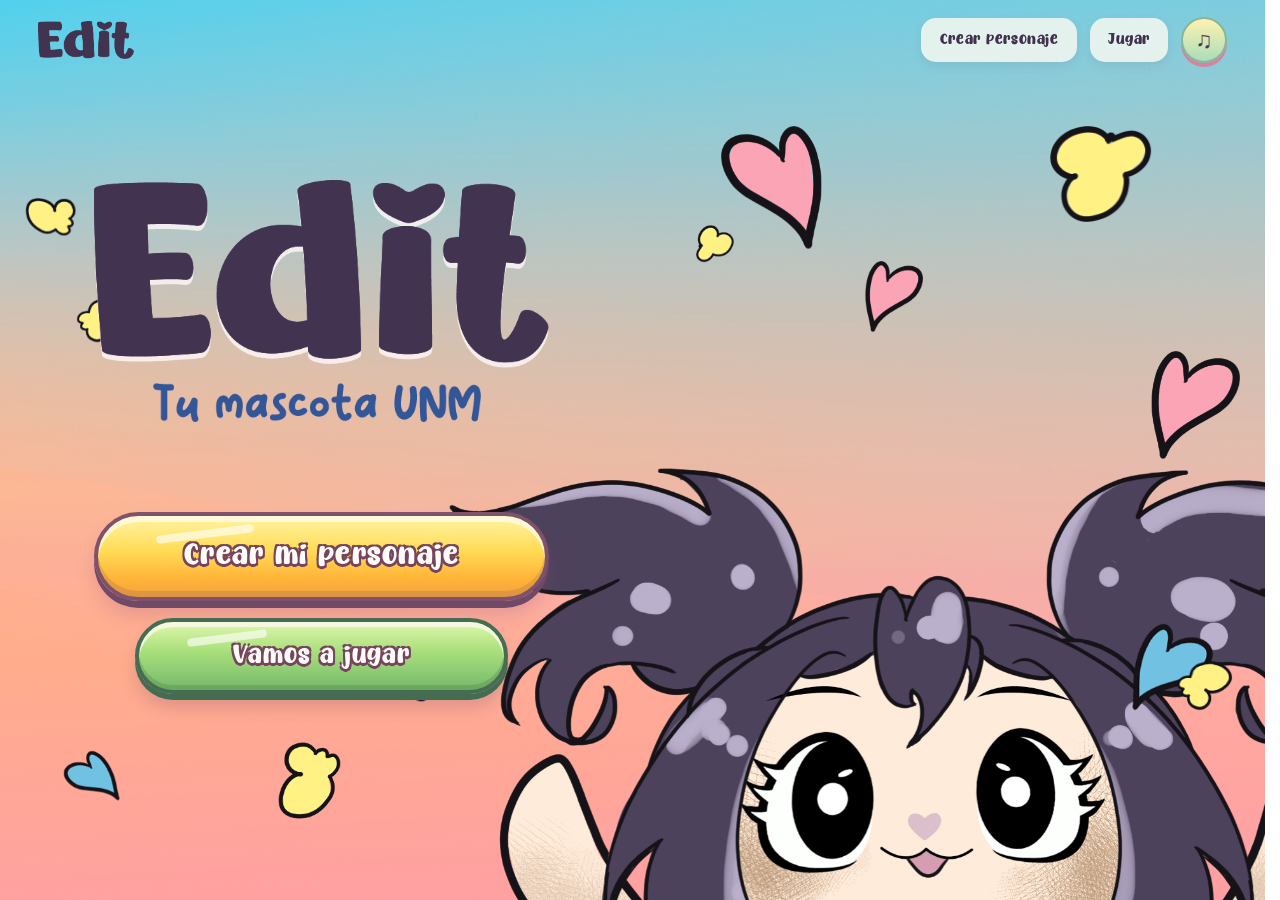
<file: index.html>
<!doctype html>
<html lang="es" class="html-portada">
<head>
  <script>
    if (window === window.top) {
      const pagina = location.pathname.split('/').pop() || 'index.html';
      location.replace('app.html?pagina=' + encodeURIComponent(pagina + location.search));
    }
  </script>

  <meta charset="utf-8">
  <meta name="viewport" content="width=device-width,initial-scale=1">
  <meta name="theme-color" content="#70C1E1">
  <title>EDIT · Tu mascota UNM</title>
  <link rel="stylesheet" href="css/styles.css">
</head>
<body class="pagina-portada">
  <header class="encabezado encabezado-portada">
    <a href="index.html" class="logo" aria-label="EDIT, inicio"><img src="img/portada/capas/edit 1.png" alt="EDIT"></a>
    <nav class="navegacion" aria-label="Navegación principal">
      <a href="personaje.html">Crear personaje</a>
      <a href="personaje.html" data-ruta-mascota>Jugar</a>
    </nav>
  </header>
  <main class="portada" id="inicio">
    <img class="portada-fondo" src="img/portada/capas/fondo.png" alt="" aria-hidden="true">
    <img class="portada-mascota capa-entrada" style="--demora:.27s" src="img/portada/capas/mascota portada.png" alt="" draggable="false" aria-hidden="true">
    <div class="portada-decoraciones" aria-hidden="true">
      <img class="deco-portada deco-corazon capa-entrada" style="--demora:.24s" src="img/portada/capas/deco 5.png" alt="">
      <img class="deco-portada deco-amarillo capa-entrada" style="--demora:.39s" src="img/portada/capas/deco 7.png" alt="">
      <img class="deco-portada deco-celeste capa-entrada" style="--demora:.47s" src="img/portada/capas/deco 9.png" alt="">
      <img class="deco-portada deco-rosa capa-entrada" style="--demora:.52s" src="img/portada/capas/deco 4.png" alt="">
      <img class="deco-portada deco-extra-uno capa-entrada" style="--demora:.68s" src="img/portada/capas/deco 1.png" alt="">
      <img class="deco-portada deco-extra-dos capa-entrada" style="--demora:.75s" src="img/portada/capas/deco 2.png" alt="">
      <img class="deco-portada deco-extra-tres capa-entrada" style="--demora:.82s" src="img/portada/capas/deco 6.png" alt="">
      <img class="deco-portada deco-flor-nueva-a capa-entrada" style="--demora:.57s" src="img/portada/capas/deco 2.png" alt="">
      <img class="deco-portada deco-flor-nueva-b capa-entrada" style="--demora:.69s" src="img/portada/capas/deco 3.png" alt="">
      <img class="deco-portada deco-corazon-nuevo-a capa-entrada" style="--demora:.86s" src="img/portada/capas/deco 4.png" alt="">
      <img class="deco-portada deco-corazon-nuevo-b capa-entrada" style="--demora:1s" src="img/portada/capas/deco 8.png" alt="">
      <img class="deco-portada deco-flor-nueva-c capa-entrada" style="--demora:1.09s" src="img/portada/capas/deco 1.png" alt="">
    </div>
    <button class="portada-nariz" id="narizPortada" type="button" aria-label="Hacerle cosquillas en la nariz a Mishi" title="¡Tocá mi naricita!"></button>
    <section class="portada-contenido" aria-label="Bienvenida a EDIT">
      <div class="portada-marca capa-entrada" style="--demora:.08s">
        <h1><img src="img/portada/capas/edit 1.png" alt="EDIT"></h1>
        <img class="portada-subtitulo" src="img/portada/capas/edit 2.png" alt="Tu mascota UNM">
      </div>
      <div class="portada-acciones">
        <a class="boton-caramelo boton-caramelo-amarillo capa-entrada" style="--demora:.35s" href="personaje.html">Crear mi personaje</a>
        <a class="boton-caramelo boton-caramelo-verde capa-entrada" style="--demora:.49s" href="personaje.html" data-ruta-mascota>Vamos a jugar</a>
      </div>
    </section>
  </main>
  <script src="js/efectos-ui.js" defer></script>
  <script src="js/audio-edit.js" defer></script>
</body>
</html>
</file>
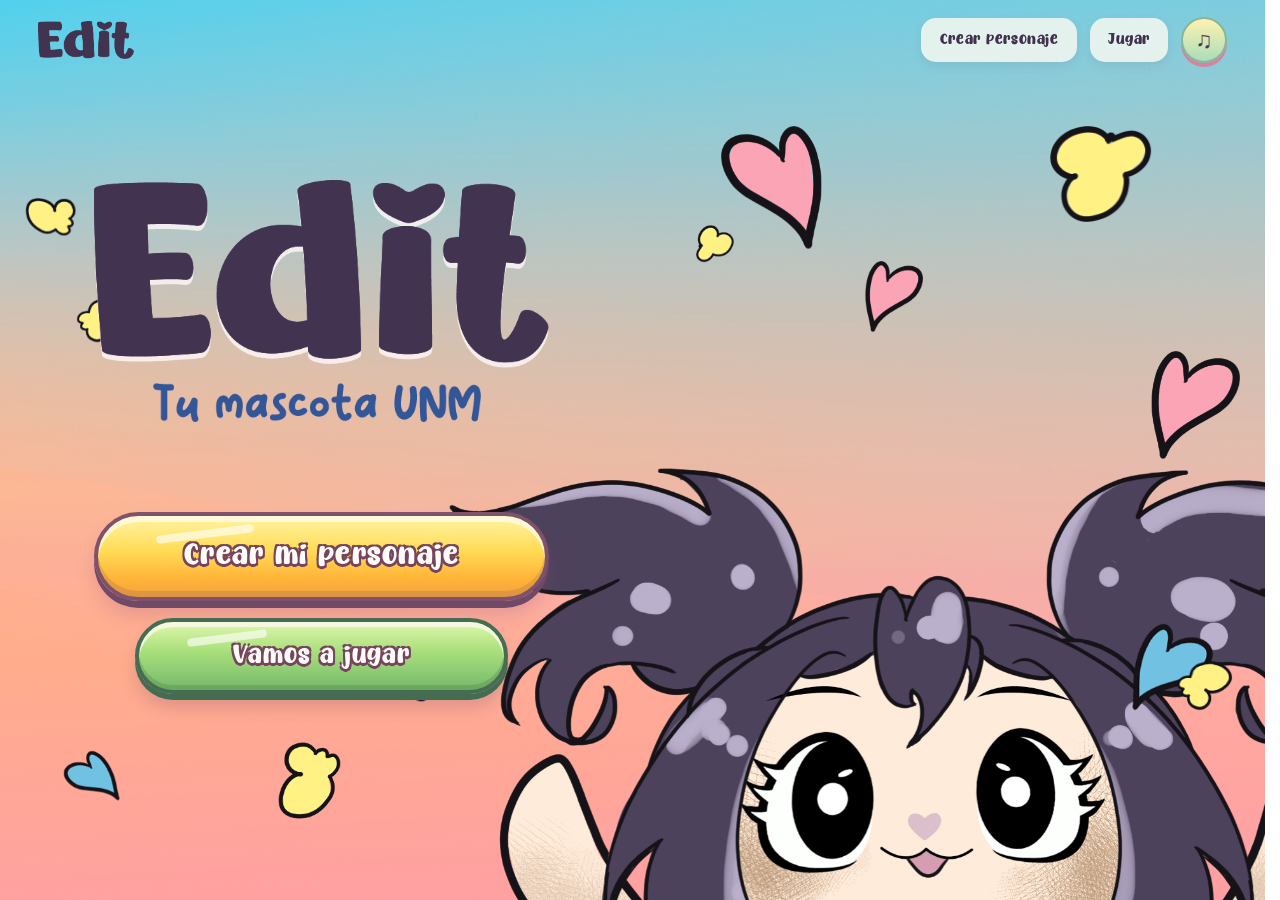
<file: app.html>
<!doctype html>
<html lang="es">
<head>
  <meta charset="utf-8">
  <meta name="viewport" content="width=device-width,initial-scale=1">
  <meta name="theme-color" content="#70C1E1">
  <title>EDIT · Tu mascota UNM</title>
  <link rel="stylesheet" href="css/styles.css">
</head>
<body class="pagina-app">
  <iframe id="editContenido" title="EDIT · Tu mascota UNM" allow="autoplay; fullscreen" referrerpolicy="same-origin"></iframe>
  <script src="js/audio-edit.js"></script>
  <script src="js/app.js"></script>
</body>
</html>
</file>
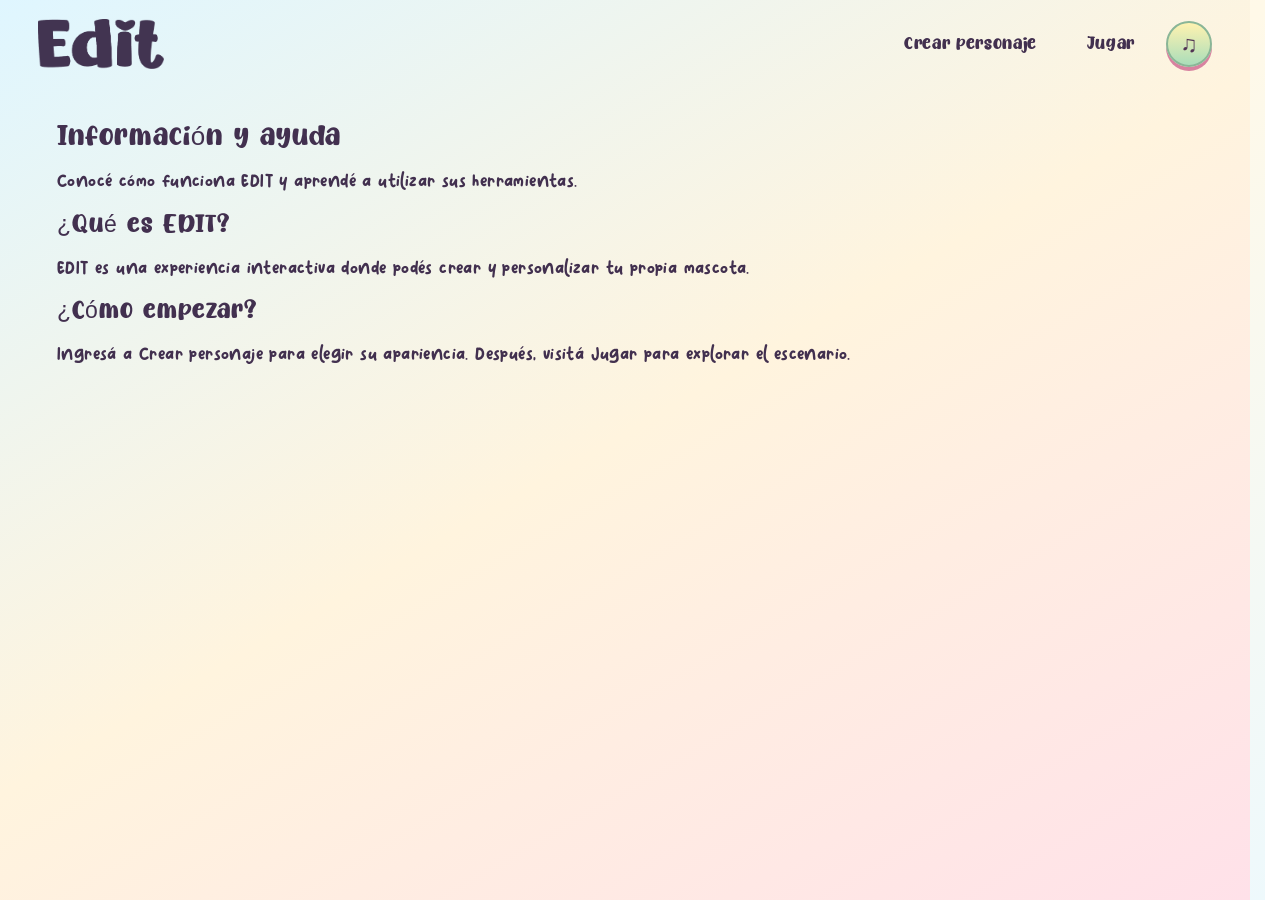
<file: ayuda.html>
<!DOCTYPE html>
<html lang="es">

<head>
  <script>
    if (window === window.top) {
      const pagina = location.pathname.split('/').pop() || 'index.html';
      location.replace('app.html?pagina=' + encodeURIComponent(pagina + location.search));
    }
  </script>

    <meta charset="UTF-8">
    <meta name="viewport" content="width=device-width, initial-scale=1.0">
    <title>EDIT | Información y ayuda</title>
    <link rel="stylesheet" href="css/styles.css">
</head>

<body class="pagina-interior">

    <header class="encabezado">
    <a href="index.html" class="logo" aria-label="EDIT, inicio"><img src="img/portada/capas/edit 1.png" alt="EDIT"></a>
    <nav class="navegacion" aria-label="Navegación principal">
      <a href="personaje.html">Crear personaje</a>
      <a href="escenario.html">Jugar</a>
    </nav>
  </header>

    <main class="contenido-principal">
        <section>
            <h1>Información y ayuda</h1>
            <p>Conocé cómo funciona EDIT y aprendé a utilizar sus herramientas.</p>

            <h2>¿Qué es EDIT?</h2>
            <p>
                EDIT es una experiencia interactiva donde podés crear
                y personalizar tu propia mascota.
            </p>

            <h2>¿Cómo empezar?</h2>
            <p>
                Ingresá a Crear personaje para elegir su apariencia.
                Después, visitá Jugar para explorar el escenario.
            </p>
        </section>
    </main>

  <script src="js/efectos-ui.js" defer></script>
  <script src="js/audio-edit.js" defer></script>
</body>

</html>
</file>
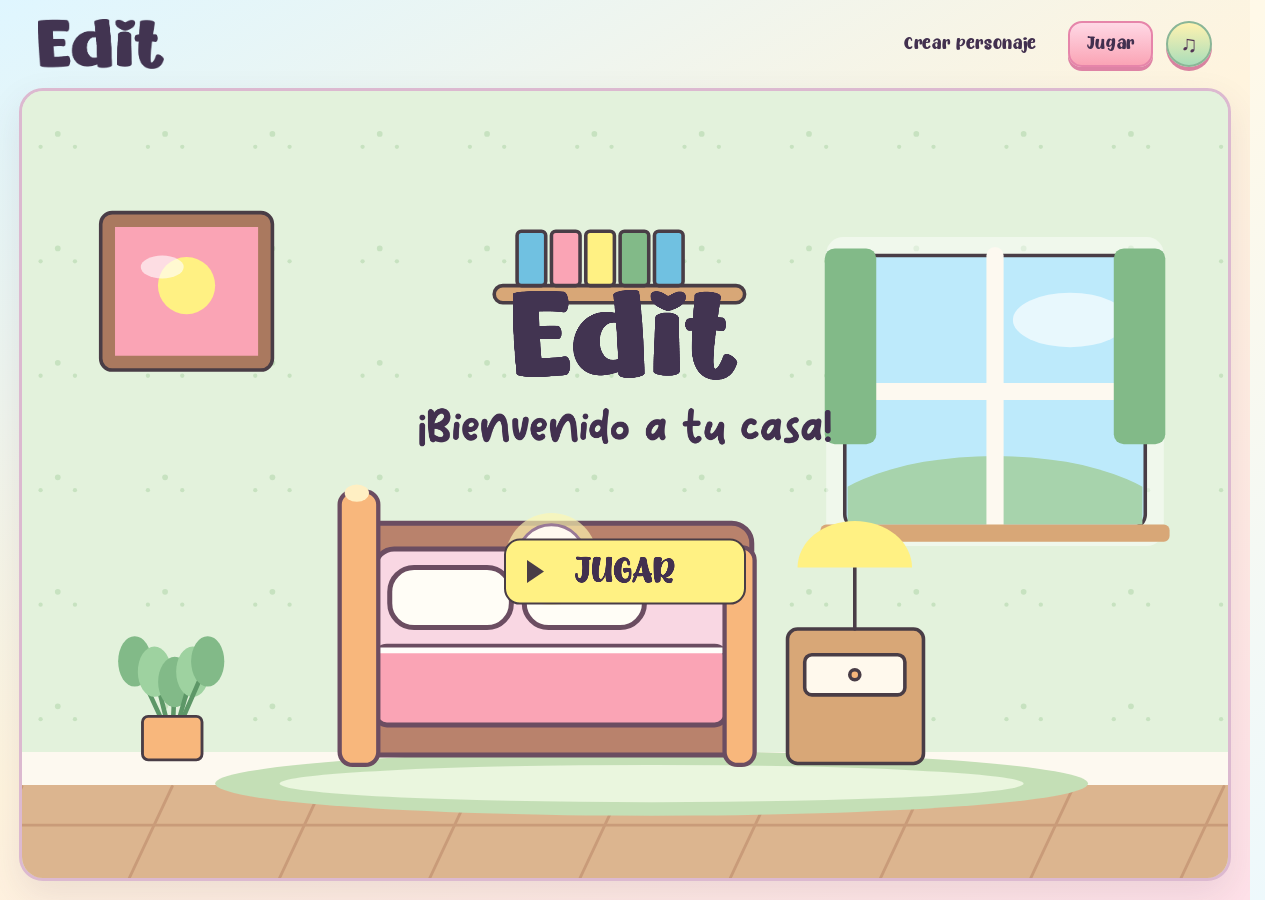
<file: escenario.html>
<!DOCTYPE html>
<html lang="es">

<head>
  <script>
    if (window === window.top) {
      const pagina = location.pathname.split('/').pop() || 'index.html';
      location.replace('app.html?pagina=' + encodeURIComponent(pagina + location.search));
    }
  </script>

    <meta charset="UTF-8">
    <meta name="viewport" content="width=device-width, initial-scale=1.0">
    <title>EDIT | Jugar</title>
    <link rel="stylesheet" href="css/styles.css">
</head>

<body class="pagina-juego pagina-interior">

  <header class="encabezado">
    <a href="index.html" class="logo" aria-label="EDIT, inicio"><img src="img/portada/capas/edit 1.png" alt="EDIT"></a>
    <nav class="navegacion" aria-label="Navegación principal">
      <a href="personaje.html">Crear personaje</a>
      <a href="escenario.html" class="activo" aria-current="page">Jugar</a>
    </nav>
  </header>

  <main class="contenido-principal contenido-juego">
      <div class="juego-marco">
          <div id="escenario" role="application" aria-label="Casa interactiva de EDIT"></div>
          <div class="controles-tactiles" aria-label="Mover al personaje">
              <button id="caminarIzquierda" type="button" aria-label="Caminar a la izquierda">◀</button>
              <button id="caminarDerecha" type="button" aria-label="Caminar a la derecha">▶</button>
          </div>
      </div>
  </main>
  <video id="videoTele" hidden playsinline preload="none" muted
          aria-label="Video de la televisión de EDIT"></video>
  <button id="volumenTeleAccesible" type="button" class="solo-lectores"
          aria-label="Activar sonido del televisor">Activar sonido del televisor</button>
  <dialog id="dialogoEdificio" class="modal-edificio" aria-labelledby="nombreEdificio">
      <button id="cerrarModalEdificio" class="cerrar-modal" type="button" aria-label="Cerrar">×</button>
      <p class="eyebrow">UNIVERSIDAD NACIONAL DE MORENO · EDIT</p>
      <h2 id="nombreEdificio"></h2>
      <p class="mini-etiqueta">Minijuego: <strong id="nombreMinijuego"></strong></p>
      <img id="imagenMinijuego" class="preview-minijuego" alt="Vista previa del minijuego">
      <p id="descripcionMinijuego" class="muted"></p>
      <button id="irMinijuego" class="boton-vamos-jugar" type="button">▶ Ir al minijuego</button>
  </dialog>
  <script src="lib/p5.js"></script>
  <script src="js/assets.js"></script>
  <script src="js/mascota.js"></script>
  <script src="js/mapa.js"></script>
  <script src="js/casa.js"></script>
  <script src="js/abrir-edificio.js" defer></script>
  <script src="js/efectos-ui.js" defer></script>
  <script src="js/audio-edit.js" defer></script>
</body>
</html>
</file>
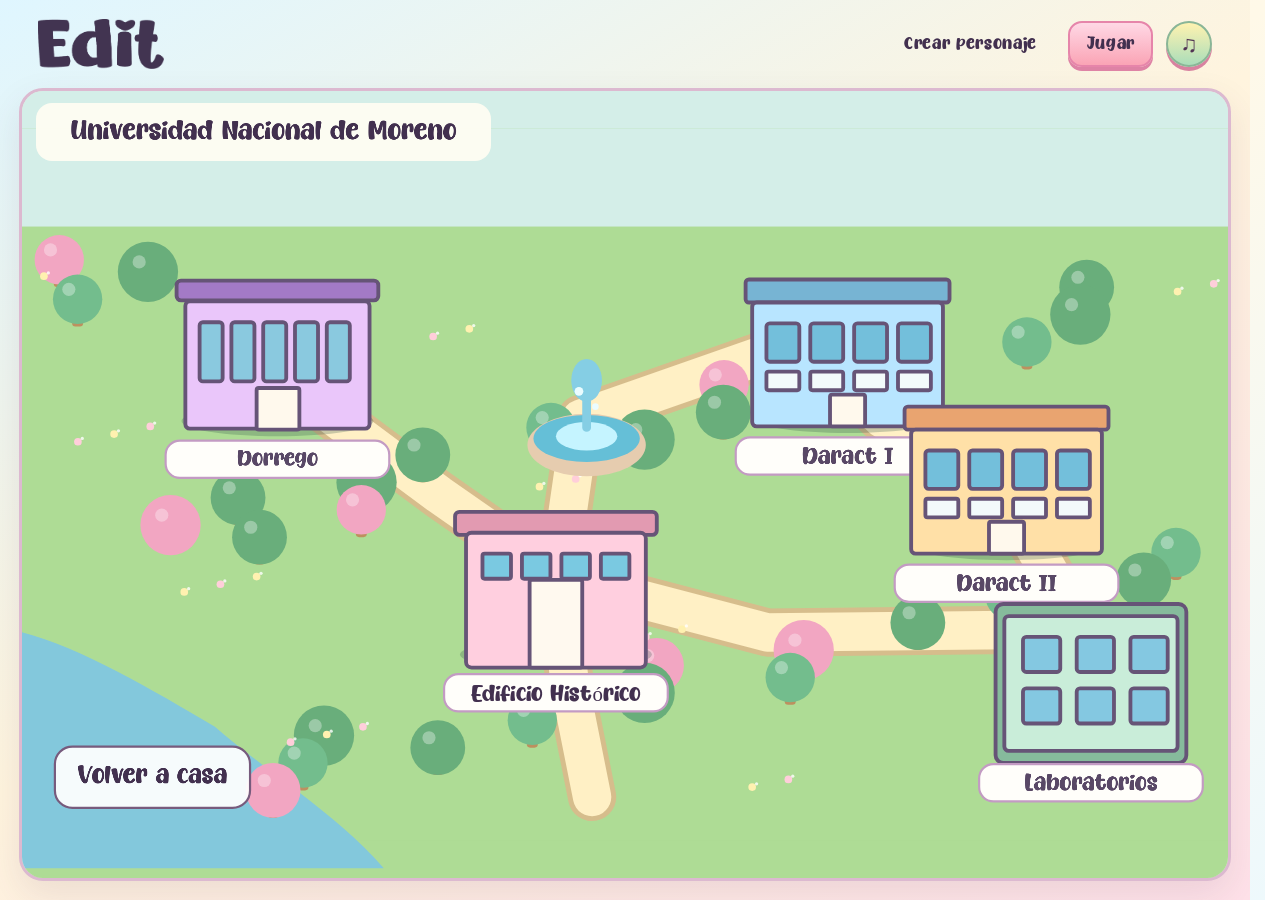
<file: mapa.html>
<!doctype html>
<html lang="es">
<head>
    <meta charset="utf-8">
    <meta name="viewport" content="width=device-width,initial-scale=1">
    <meta http-equiv="refresh" content="0;url=escenario.html?ir=universidad">
    <title>EDIT | Universidad</title>
    <link rel="stylesheet" href="css/styles.css">
</head>
<body>
    <main class="contenido-principal">
        <h1>Mapa de la Universidad</h1>
        <p><a class="boton-accion" href="escenario.html?ir=universidad">Abrir mapa interactivo de la UNM</a></p>
    </main>
    <script>location.replace('escenario.html?ir=universidad');</script>
</body>
</html>
</file>
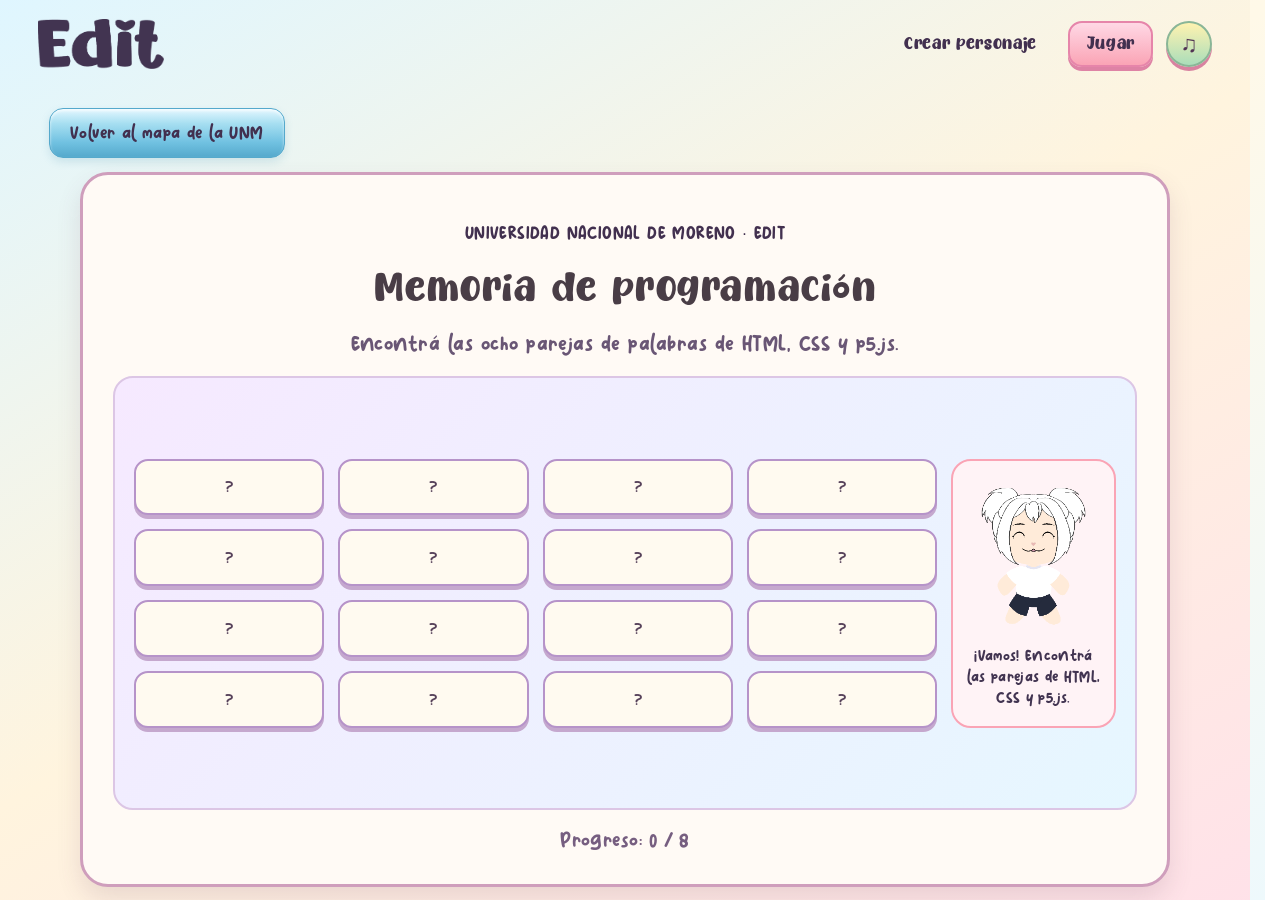
<file: minijuego.html>
<!doctype html>
<html lang="es">
<head>
  <script>
    if (window === window.top) {
      location.replace('app.html?pagina=' + encodeURIComponent('minijuego.html' + location.search));
    }
  </script>
  <meta charset="utf-8">
  <meta name="viewport" content="width=device-width,initial-scale=1">
  <title>EDIT | Minijuegos</title>
  <link rel="stylesheet" href="css/styles.css">
</head>
<body class="pagina-interior pagina-minijuego">
  <header class="encabezado">
    <a href="index.html" class="logo" aria-label="EDIT, inicio"><img src="img/portada/capas/edit 1.png" alt="EDIT"></a>
    <nav class="navegacion" aria-label="Navegación principal">
      <a href="personaje.html">Crear personaje</a>
      <a href="escenario.html?ir=universidad" class="activo">Jugar</a>
    </nav>
  </header>
  <main class="contenido-principal contenido-minijuego">
    <a href="escenario.html?ir=universidad" class="boton-accion regreso-minijuego">Volver al mapa de la UNM</a>
    <section id="panelMinijuego" class="minijuego-panel" aria-labelledby="tituloJuego">
      <p class="eyebrow">UNIVERSIDAD NACIONAL DE MORENO · EDIT</p>
      <h1 id="tituloJuego"></h1>
      <p id="mensajeJuego" class="minijuego-mensaje" role="status"></p>
      <div id="tableroJuego" class="mini-tablero"></div>
      <div id="lienzo-mishi" class="fuente-mishi" aria-hidden="true"></div>
      <div id="pantallaCarrera" class="pantalla-carrera" hidden>
        <div id="lienzoCarrera"></div>
        <button id="saltarJuego" class="boton-salto" type="button">↑ Saltar</button>
        <div class="botones-carrera">
          <button type="button" id="reiniciarCarrera" class="boton-vamos-jugar">↻ Volver a jugar</button>
        </div>
      </div>
      <p class="mini-progreso" id="pieProgreso">Progreso: <strong id="progresoJuego">0 / 10</strong></p>
    </section>
    <section id="panelTrivia" class="trivia" aria-labelledby="tituloTrivia" hidden>
      <p class="eyebrow">UNIVERSIDAD NACIONAL DE MORENO · EDIT</p>
      <h1 id="tituloTrivia">Teoría y Trivia</h1>
      <p>¡Poné a prueba tus conocimientos!</p>
      <div class="trivia-juego">
        <div class="trivia-contenido">
          <div class="trivia-preguntas">
            <p id="progreso">Pregunta 1 de 10</p>
            <h2 id="pregunta"></h2>
            <div id="opciones-trivia"></div>
            <p id="resultado" role="status"></p>
            <button type="button" id="siguiente" disabled>Siguiente pregunta</button>
          </div>
          <div class="trivia-mishi">
            <div id="lienzo-trivia"></div>
          </div>
        </div>
      </div>
    </section>
  </main>
  <script src="lib/p5.js"></script>
  <script src="js/assets.js"></script>
  <script src="js/mascota.js"></script>
  <script src="js/minijuegos.js"></script>
  <script src="js/carrera.js"></script>
  <script src="js/minijuego-vista.js"></script>
  <script src="js/efectos-ui.js" defer></script>
  <script src="js/audio-edit.js" defer></script>
</body>
</html>
</file>
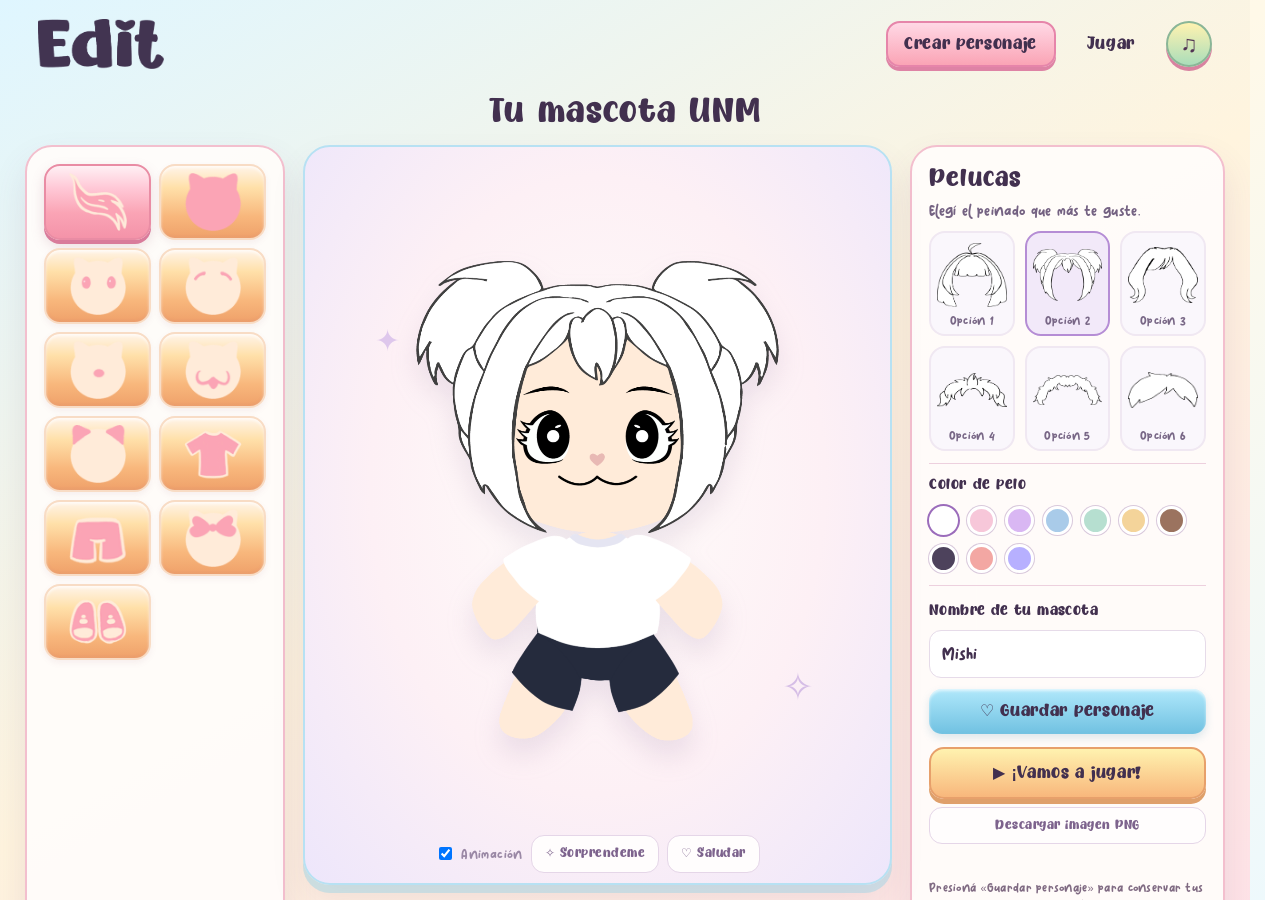
<file: personaje.html>
<!DOCTYPE html>
<html lang="es">

<head>
  <script>
    if (window === window.top) {
      const pagina = location.pathname.split('/').pop() || 'index.html';
      location.replace('app.html?pagina=' + encodeURIComponent(pagina + location.search));
    }
  </script>

  <meta charset="utf-8" />
  <meta content="width=device-width,initial-scale=1" name="viewport" />
  <title>
    EDIT · Creador de mascotas
  </title>
  <link href="css/styles.css" rel="stylesheet" />
</head>

<body class="pagina-interior">

  <header class="encabezado">
    <a href="index.html" class="logo" aria-label="EDIT, inicio"><img src="img/portada/capas/edit 1.png" alt="EDIT"></a>
    <nav class="navegacion" aria-label="Navegación principal">
      <a href="personaje.html" class="activo" aria-current="page">Crear personaje</a>
      <a href="escenario.html">Jugar</a>
    </nav>
  </header>

  <main class="pagina-creador">
    <h1 class="titulo-creador">Tu mascota UNM</h1>
    <div class="layout">
    <aside class="panel categories">
      <nav aria-label="Partes de la mascota" id="categorias">
      </nav>

    </aside>
    <section aria-label="Vista previa de la mascota" class="stage">
      <div class="canvas-wrap" id="lienzo">
      </div>
      <div class="stage-bottom">
        <label class="switch">
          <input checked="" id="animar" type="checkbox" />
          Animación
        </label>
        <button class="ghost" id="sorpresa">
          ✧ Sorprendeme
        </button>
        <button class="ghost" id="saludar">
          ♡ Saludar
        </button>
      </div>
    </section>
    <aside class="panel options">
      <h2 id="tituloOpciones">
        Pelucas
      </h2>
      <p class="muted" id="descripcionOpciones">
        Elegí una opción.
      </p>
      <div class="choices" id="opciones">
      </div>
      <div class="colors-area" id="colores">
        <h3 id="tituloColores">
          Colores
        </h3>
        <div class="swatches" id="muestras">
        </div>
      </div>
      <div class="save-area">
        <label for="nombre">
          Nombre de tu mascota
        </label>
        <input id="nombre" maxlength="24" placeholder="Ej. Mishi" value="Mishi" />
        <button class="primary" id="guardarPersonaje" type="button">
          ♡ Guardar personaje
        </button>
        <a class="boton-vamos-jugar" id="vamosAJugar" href="escenario.html">
          ▶ ¡Vamos a jugar!
        </a>
        <button class="ghost full" id="guardar" type="button">
          Descargar imagen PNG
        </button>
        <p id="estado" role="status"></p>
        <p class="save-note">Presioná «Guardar personaje» para conservar tus cambios. Se guardarán en este navegador.</p>
      </div>
    </aside>
    </div>
  </main>
  <footer>
    EDIT · Prototipo interactivo desarrollado con HTML, CSS, JavaScript y p5.js
  </footer>
  <dialog id="instrucciones">
    <h2>
      ¡Bienvenida a EDIT! ✨
    </h2>
    <p>
      Elegí los rasgos, la ropa y el calzado. Usá «Guardar personaje» para conservarlos en este navegador. «Descargar imagen PNG» exporta una imagen, no el progreso.
    </p>
    <button class="primary" id="cerrarAyuda">
      ¡Entendido!
    </button>
  </dialog>
  <script src="lib/p5.js"></script>
  <script src="js/assets.js"></script>
  <script src="js/mascota.js"></script>

  <script>
    function preload() {
      preloadMascota();
    }

    function setup() {
      setupMascota();
    }

    function draw() {
      drawMascota();
    }
  </script>

  <script src="js/personalizacion.js"></script>
  <script src="js/efectos-ui.js" defer></script>
  <script src="js/audio-edit.js" defer></script>
</body>

</html>
</file>
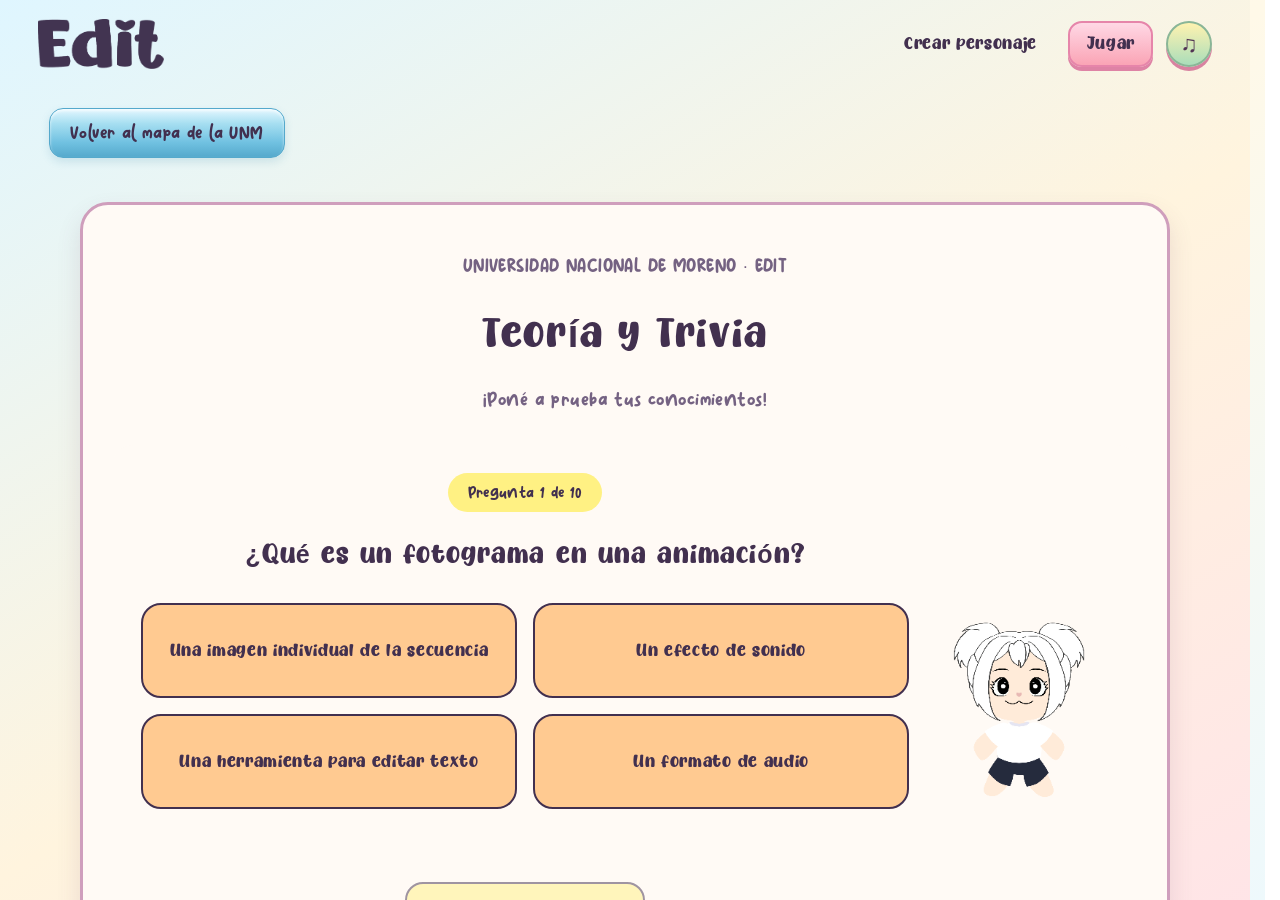
<file: trivia.html>
<!doctype html>
<html lang="es">
<head>
  <meta charset="utf-8">
  <meta name="viewport" content="width=device-width,initial-scale=1">
  <title>EDIT | Teoría y Trivia</title>
  <script>location.replace('minijuego.html?juego=historico');</script>
</head>
<body></body>
</html>
</file>
<file: css/styles.css>
/* Tipografías de EDIT. */
@font-face {
    font-family: 'Butterpop';
    src: url('../tipografia/Butterpop.otf') format('opentype'), local('Butterpop');
    font-style: normal;
    font-weight: 400;
    font-display: swap;
}
@font-face {
    font-family: 'Pulang';
    src: url('../tipografia/Pulang.otf') format('opentype'), local('Pulang');
    font-style: normal;
    font-weight: 400;
    font-display: swap;
}
@font-face {
    font-family: 'Super Unicorn';
    src: url('../tipografia/Super Unicorn.ttf') format('truetype'), local('Super Unicorn');
    font-style: normal;
    font-weight: 400;
    font-display: swap;
}


:root {
    --ink: #423451;
    --muted: #8a7d94;
    --purple: #a77ec9;
    --violet: #795aa2;
    --cream: #fffaf8;
    --line: #eadfec;
    --pink: #f7dce9;

    /* Nueva paleta de EDIT */
    --color-rosa: #FAA4B5;
    --color-naranja: #F8B77C;
    --color-amarillo: #FFF183;
    --color-celeste: #70C1E1;
    --color-verde: #82BA88;
}


* {
    box-sizing: border-box;
}

[hidden] {
    display: none !important;
}

html {
    scrollbar-gutter: stable;
}

body {
    margin: 0;
    background: linear-gradient(145deg,
            #fff5f7 0%,
            #fff9e8 50%,
            #eef9fc 100%);
    font-family: Nunito, Arial, sans-serif;
    color: var(--ink);
    min-height: 100vh;
}

button,
input {
    font: inherit;
}

button {
    cursor: pointer;
}

button:focus-visible,
input:focus-visible {
    outline: 3px solid #a77ec9;
    outline-offset: 3px;
}

.top {
    display: flex;
    align-items: center;
    justify-content: space-between;
    padding: 18px clamp(18px, 4vw, 64px);
    gap: 15px;
}

.logo {
    text-decoration: none;
    color: #795aa2;
    font-size: 35px;
    font-weight: 900;
    letter-spacing: -3px;
    line-height: 1;
}

.logo span {
    color: #f5a9b6;
}

.logo small {
    display: block;
    font-size: 10px;
    letter-spacing: 2px;
    color: #a69bad;
    margin-top: 6px;
}

.top-right {
    display: flex;
    align-items: center;
    gap: 15px;
}

.tag {
    font-size: 13px;
    color: #90769e;
}

.layout {
    display: grid;
    grid-template-columns: minmax(215px, 260px) minmax(350px, 1fr) minmax(250px, 315px);
    gap: 18px;
    max-width: 1450px;
    margin: 0 auto;
    padding: 10px 25px 25px;
    min-height: 710px;
}

.panel,
.stage {
    border: 1px solid #fff;
    background: #fffdfed9;
    border-radius: 27px;
    box-shadow: 0 15px 45px #8d70951a;
}

.panel {
    padding: 25px 20px;
}

h1 {
    font-size: 26px;
    line-height: 1.16;
    margin: 0 0 12px;
}

h2 {
    font-size: 23px;
    margin: 0 0 8px;
}

h3 {
    font-size: 14px;
    margin: 0 0 12px;
}

.muted {
    font-size: 13px;
    line-height: 1.6;
    color: var(--muted);
    margin: 0 0 22px;
}

.categories nav {
    display: grid;
    gap: 10px;
    grid-template-columns: repeat(2, minmax(0, 1fr));
}

.cat {
    border: 2px solid #f8dcc5;
    border-radius: 16px;
    background: linear-gradient(to bottom,
            #fff4e9 0%,
            #ffe0a9 30%,
            var(--color-naranja) 70%,
            #efa16a 100%);
    box-shadow:
        inset 0 2px 3px rgba(255, 255, 255, 0.65),
        inset 0 -2px 3px rgba(190, 100, 130, 0.08),
        0 3px 6px rgba(150, 90, 120, 0.08);
    text-align: center;
    padding: 6px;
    font-weight: 800;
    color: var(--ink);
    transition: .15s;
    display: flex;
    flex-direction: column;
    align-items: center;
    justify-content: center;
    min-height: 88px;
    gap: 0;
}

.cat:hover {
    background: linear-gradient(to bottom,
            #fffde8 0%,
            #fff7b8 30%,
            var(--color-amarillo) 70%,
            #f5dc72 100%);
}
.cat.active {
    background: linear-gradient(to bottom,
            #fff0f4 0%,
            #ffc9d7 30%,
            var(--color-rosa) 65%,
            #f493a9 100%);
    color: var(--ink);
    border-color: #e98ca4;
}

.cat-imagen {
    display: block;
    width: 70px;
    height: 70px;
    max-width: 100%;
    object-fit: contain;
    pointer-events: none;
}


.hint {
    font-size: 12px;
    color: #9c8aa6;
    line-height: 1.6;
    margin-top: 25px;
    padding: 15px;
    border-radius: 15px;
    background: #f9f5fb;
}

.stage {
    background: radial-gradient(ellipse at 50% 46%, #fffdfa 0%, #fdf0f5 55%, #ede6fb 100%);
    position: relative;
    display: flex;
    flex-direction: column;
    overflow: hidden;
    min-height: 630px;
}

.stage:before {
    content: "✦";
    position: absolute;
    top: 23%;
    left: 12%;
    font-size: 30px;
    color: #dec7ec;
}

.stage:after {
    content: "✧";
    position: absolute;
    right: 13%;
    bottom: 23%;
    font-size: 38px;
    color: #d5bde6;
}

.stage-top,
.stage-bottom {
    position: relative;
    z-index: 2;
    display: flex;
    justify-content: space-between;
    align-items: center;
    gap: 8px;
    padding: 22px 24px;
    font-size: 12px;
    color: #9a88a5;
}

.live {
    background: #ffffffb9;
    border: 1px solid #eee0ed;
    border-radius: 50px;
    padding: 8px 12px;
    color: #9475a7;
    font-weight: 900;
    font-size: 10px;
    letter-spacing: 1px;
}

.live i {
    display: inline-block;
    width: 7px;
    height: 7px;
    border-radius: 50%;
    background: #91cdb0;
    margin-right: 5px;
}

.canvas-wrap {
    flex: 1;
    display: flex;
    align-items: center;
    justify-content: center;
    min-height: 0;
    position: relative;
    z-index: 1;
    padding: 0 8px;
}

.canvas-wrap canvas {
    display: block;
    width: auto;
    height: auto;
    max-width: 100%;
    max-height: 570px;
    object-fit: contain;
    filter: drop-shadow(0 16px 13px #a58bb133);
}

.stage-bottom {
    justify-content: center;
    flex-wrap: wrap;
    padding: 14px;
}

.switch {
    display: flex;
    align-items: center;
    gap: 6px;
}

.ghost {
    background: #fffdfd;
    border: 1px solid #e5d6e8;
    border-radius: 13px;
    padding: 10px 13px;
    color: #7d638d;
    font-weight: 800;
    font-size: 12px;
}

.ghost:hover {
    background: #f7edf8;
}

.choices {
    display: grid;
    grid-template-columns: repeat(3, minmax(0, 1fr));
    gap: 10px;
}

.choice {
    background: #faf7fc;
    border: 2px solid #f0e8f2;
    border-radius: 16px;
    min-height: 86px;
    padding: 6px;
    display: flex;
    flex-direction: column;
    align-items: center;
    justify-content: center;
    gap: 3px;
    color: #786786;
    font-size: 11px;
    font-weight: 800;
}

.choice.selected {
    border-color: #b58dd5;
    background: #f2e9f9;
}

.choice img {
    width: 100%;
    height: 72px;
    object-fit: contain;
}

.choice:focus-visible,
.cat:focus-visible {
    outline: 3px solid #a77ec9;
    outline-offset: 2px;
}

.choices .choice span:last-child {
    line-height: 1.25;
}

.colors-area {
    margin-top: 12px;
    border-top: 1px solid var(--line);
    padding-top: 12px;
}

.swatches {
    display: flex;
    gap: 9px;
    flex-wrap: wrap;
}

.swatch {
    width: 29px;
    height: 29px;
    border-radius: 50%;
    border: 3px solid white;
    box-shadow: 0 0 0 1px #d9c9dc;
}

.swatch.selected {
    box-shadow: 0 0 0 2px #9b6cbb;
}

.save-area {
    margin-top: 12px;
    border-top: 1px solid var(--line);
    padding-top: 12px;
}

.save-note {
    margin: 9px 0 13px;
    font-size: 11px;
    line-height: 1.5;
    color: #568b64;
}

.opcion-sin-prenda {
    display: flex;
    align-items: center;
    justify-content: center;
    width: 56px;
    height: 52px;
    border-radius: 16px;
    background: #fff;
    color: #ad88bb;
    font-size: 32px;
}

.save-area label {
    display: block;
    font-size: 14px;
    font-weight: 800;
    margin-bottom: 9px;
}

.save-area input {
    width: 100%;
    padding: 11px 12px;
    border: 1px solid #e6dbe9;
    border-radius: 12px;
    background: white;
    color: var(--ink);
    margin-bottom: 11px;
}

.primary {
    border: 0;
    background: linear-gradient(to bottom,
            #e4f7ff 0%,
            #a7dff1 30%,
            var(--color-celeste) 70%,
            #55a9cc 100%);
    color: var(--ink);
    padding: 12px 15px;
    border-radius: 13px;
    font-weight: 900;
    width: 100%;
    box-shadow:
        inset 0 2px 3px rgba(255, 255, 255, 0.65),
        0 4px 8px rgba(65, 145, 180, 0.18);
}

.boton-vamos-jugar {
    display: block;
    width: 100%;
    margin-top: 13px;
    padding: 14px 15px;
    border: 2px solid #e69d60;
    border-radius: 14px;
    color: var(--ink);
    background: linear-gradient(180deg, #ffe6aa, #ffbb7e 65%, #f5a36d);
    box-shadow: 0 5px 12px #d9906c2a;
    text-align: center;
    font-weight: 900;
    text-decoration: none;
    transition: transform .15s ease, filter .15s ease;
}
.boton-vamos-jugar:hover {
    transform: translateY(-2px);
    filter: brightness(1.035);
}
.boton-vamos-jugar:focus-visible {
    outline: 3px solid #a77ec9;
    outline-offset: 3px;
}

.boton-accion {
    display: inline-block;
    padding: 12px 20px;
    border: 1px solid #55a9cc;
    border-radius: 14px;
    background: linear-gradient(to bottom,
            #e4f7ff 0%,
            #a7dff1 30%,
            var(--color-celeste) 70%,
            #55a9cc 100%);
    color: var(--ink);
    font-weight: 800;
    text-decoration: none;
    box-shadow:
        inset 0 2px 3px rgba(255, 255, 255, 0.65),
        0 4px 8px rgba(65, 145, 180, 0.18);
    transition: background 0.2s ease, transform 0.2s ease;
}

.boton-accion:hover {
    background: linear-gradient(to bottom,
            #fffde8 0%,
            #fff7b8 30%,
            var(--color-amarillo) 70%,
            #f5dc72 100%);
    transform: translateY(-2px);
}

.full {
    width: 100%;
    margin-top: 8px;
}

#estado {
    font-size: 11px;
    min-height: 18px;
    color: #927da1;
}

footer {
    text-align: center;
    padding: 10px 20px 25px;
    color: #aa9ab1;
    font-size: 11px;
}

dialog {
    border: 0;
    border-radius: 25px;
    padding: 28px;
    max-width: 400px;
    box-shadow: 0 20px 100px #54425c66;
}

dialog::backdrop {
    background: #39294477;
}

dialog p {
    line-height: 1.6;
}

.cat-icon {
    display: flex;
    align-items: center;
    justify-content: center;
    width: 38px;
    height: 38px;
    border-radius: 13px;
    background: #f0e6f7;
    color: #8b62b0;
    font-size: 25px;
    line-height: 1;
}

.cat-label {
    font-size: 12px;
    line-height: 1.2;
}

.cat.active .cat-icon {
    background: #e2d0f3;
}

@media (max-width:1100px) {
    .layout {
        grid-template-columns: 210px minmax(300px, 1fr);
    }

    .options {
        grid-column: 1/-1;
    }

    .choices {
        grid-template-columns: repeat(6, minmax(0, 1fr));
    }

    .save-area {
        max-width: 360px;
    }
}

@media (max-width:690px) {
    .top {
        padding: 16px;
    }

    .tag {
        display: none;
    }

    .layout {
        display: flex;
        flex-direction: column;
        padding: 5px 12px 22px;
        gap: 12px;
    }

    .panel {
        padding: 18px;
    }

    .categories nav {
        display: grid;
        overflow-x: auto;
        gap: 8px;
        padding-bottom: 6px;
        grid-template-columns: repeat(4, minmax(0, 1fr));
        overflow: visible;
    }

    .cat {
        white-space: normal;
        padding: 10px 12px;
        min-height: 76px;
    }

    .categories h1 {
        font-size: 22px;
    }

    .categories .hint {
        display: none;
    }

    .stage {
        min-height: 450px;
    }

    .canvas-wrap canvas {
        max-height: 430px;
    }

    .choices {
        grid-template-columns: repeat(3, minmax(0, 1fr));
    }

    .stage-top {
        padding: 14px;
    }

    .stage-bottom {
        padding: 10px;
    }

    .cat-icon {
        width: 32px;
        height: 32px;
        font-size: 21px;
    }
}

@media (max-width:380px) {
    .categories nav {
        grid-template-columns: repeat(3, minmax(0, 1fr));
    }
}


/* Navegación principal de EDIT */

.encabezado {
    display: flex;
    align-items: center;
    justify-content: space-between;
    gap: 24px;
    padding: 20px 32px;
}

.logo {
    font-size: 28px;
    font-weight: bold;
    text-decoration: none;
    color: inherit;
}

.navegacion {
    display: flex;
    align-items: center;
    flex-wrap: wrap;
    gap: 24px;
}


.navegacion a {
    display: inline-block;
    padding: 10px 16px;
    border-radius: 14px;
    color: var(--ink);
    text-decoration: none;
    font-weight: 800;
    transition: background-color 0.2s ease, transform 0.2s ease;
}



.navegacion a:hover {
    background-color: var(--color-amarillo);
    transform: translateY(-2px);
}



.navegacion a.activo {
    background-color: var(--color-rosa);
    color: var(--ink);
}

/* Contenido principal */

.contenido-principal {
    width: 100%;
    max-width: 1200px;
    margin: 0 auto;
    padding: 32px;
    box-sizing: border-box;
}

/* Juego: lienzo proporcional que utiliza TODO el espacio libre de la página. */
.pagina-juego {
    display: flex;
    flex-direction: column;
    height: 100vh;
    height: 100dvh;
    min-height: 540px;
    overflow: hidden;
}

.pagina-juego .encabezado {
    flex: 0 0 auto;
}

.contenido-principal.contenido-juego {
    flex: 1 1 auto;
    min-height: 0;
    max-width: none;
    padding: 0 clamp(9px, 1.5vw, 24px) clamp(9px, 1.5vw, 20px);
    display: flex;
}

.juego-marco {
    position: relative;
    flex: 1 1 auto;
    min-width: 0;
    min-height: 0;
    overflow: hidden;
    border: 3px solid #dcb9d0;
    border-radius: 24px;
    background: #e3f2dc;
    box-shadow: 0 14px 36px #54425c1c;
}

#escenario {
    width: 100%;
    height: 100%;
}

#escenario canvas {
    display: block;
    width: 100% !important;
    height: 100% !important;
    touch-action: none;
}

.controles-tactiles {
    display: none;
}

@media (max-width: 690px) {
    .pagina-juego {
        min-height: 610px;
    }

    .encabezado {
        gap: 8px;
        padding: 10px 12px;
    }

    .navegacion {
        gap: 4px;
    }

    .navegacion a {
        padding: 7px 8px;
        font-size: 11px;
    }

    .pagina-juego.juego-activo .controles-tactiles {
        display: flex;
        position: absolute;
        left: 12px;
        bottom: 96px;
        gap: 8px;
        z-index: 2;
        touch-action: none;
    }

    .controles-tactiles button {
        width: 45px;
        height: 45px;
        border-radius: 14px;
        border: 2px solid #493d46;
        background: #fff9efe9;
        color: #493d46;
        font-weight: 900;
        touch-action: none;
    }
}

/* Tarjetas de novedades */

.novedades-lista {
    display: grid;
    grid-template-columns: repeat(auto-fit, minmax(min(100%, 280px), 1fr));
    gap: 24px;
    margin-top: 32px;
}

.novedad-tarjeta {
    padding: 24px;
    border: 2px solid var(--color-rosa);
    border-radius: 22px;
    background-color: #fff8f9;
    box-shadow: 0 4px 16px rgba(50, 30, 70, 0.06);
}

.novedad-etiqueta {
    display: inline-block;
    margin-bottom: 12px;
    color: #a63f61;
    font-size: 13px;
    font-weight: 700;
}

.novedad-tarjeta h3 {
    margin: 0 0 12px;
    font-size: 21px;
}

.novedad-tarjeta p {
    margin-bottom: 20px;
    line-height: 1.6;
}

.novedad-tarjeta a {
    display: inline-block;
    padding: 12px 20px;
    border-radius: 14px;
    background: linear-gradient(to bottom,
            #e4f7ff 0%,
            #a7dff1 30%,
            var(--color-celeste) 70%,
            #55a9cc 100%);
    box-shadow:
        inset 0 2px 3px rgba(255, 255, 255, 0.65),
        0 4px 8px rgba(65, 145, 180, 0.18);
    color: var(--ink);
    font-weight: 800;
    text-decoration: none;
    transition: background-color 0.2s ease, transform 0.2s ease;
}

.novedad-tarjeta a:hover {
    background: linear-gradient(to bottom,
            #fffde8 0%,
            #fff7b8 30%,
            var(--color-amarillo) 70%,
            #f5dc72 100%);
    transform: translateY(-3px);
}

/* Logotipo y tipografía de marca. */
.logo { font-family: 'Super Unicorn', 'Trebuchet MS', sans-serif; letter-spacing: .02em; }

/* ==========================================
   MINIJUEGO: TEORÍA Y TRIVIA
   ========================================== */

.trivia {
    max-width: 760px;
    margin: 30px auto;
    text-align: center;
}

.trivia h1 {
    font-size: 38px;
    font-weight: 900;
    color: var(--ink);
    margin-bottom: 10px;
}

.trivia>p {
    font-size: 17px;
    color: var(--muted);
    margin-bottom: 32px;
}

.trivia-juego {
    padding: 36px;
    border: 3px solid var(--color-rosa);
    border-radius: 30px;
    background-color: #fffdf9;
    box-shadow: 0 12px 30px rgba(120, 80, 130, 0.12);
}

#progreso {
    display: inline-block;
    padding: 9px 20px;
    margin: 0 0 26px;
    border-radius: 30px;
    background-color: var(--color-amarillo);
    font-size: 14px;
    font-weight: 800;
}

#pregunta {
    font-size: 25px;
    font-weight: 800;
    line-height: 1.4;
    margin-bottom: 30px;
}

#opciones-trivia {
    display: grid;
    grid-template-columns: repeat(2, minmax(0, 1fr));
    gap: 16px;
}

#opciones-trivia button {
    background-color: #ffca91;
    min-height: 95px;
    padding: 18px;
    border: 2px solid var(--ink);
    border-radius: 20px;
    color: var(--ink);
    font-size: 16px;
    font-weight: 800;
    transition: transform 0.2s ease, box-shadow 0.2s ease;
}



#opciones-trivia button:hover {
    transform: translateY(-4px);
    box-shadow: 0 6px 12px rgba(70, 50, 80, 0.15);
}

#resultado {
    min-height: 25px;
    margin: 24px 0;
    font-weight: 800;
}

#siguiente {
    padding: 15px 35px;
    border: 2px solid var(--ink);
    border-radius: 18px;
    background-color: var(--color-amarillo);
    color: var(--ink);
    font-size: 16px;
    font-weight: 900;
    transition: transform 0.2s ease;
}

#siguiente:hover {
    transform: scale(1.04);
}

@media (max-width: 600px) {

    .mapa-mundo h1 {
        font-size: 30px;
    }




    .mapa-escenario canvas {
        display: block;
        width: 100% !important;
        height: auto !important;
    }

    .mapa-lugar {
        min-height: 180px;
    }

    .mapa-lugar span {
        font-size: 60px;
    }

    .mapa-lugar h2 {
        font-size: 20px;
    }

    .trivia-contenido {
        grid-template-columns: 1fr;
    }

    .trivia-mishi {
        max-width: 130px;
    }

    .trivia {
        margin: 10px auto;
    }

    .trivia h1 {
        font-size: 30px;
    }

    .trivia-juego {
        padding: 22px 16px;
        border-radius: 24px;
    }

    #pregunta {
        font-size: 21px;
    }

    #opciones-trivia {
        grid-template-columns: 1fr;
        gap: 12px;
    }

    #opciones-trivia button {
        min-height: 70px;
    }
}


#opciones-trivia button.respuesta-correcta {
    background-color: #9be5af;
    border-color: #28834b;
    color: #174f2c;
}

#opciones-trivia button.respuesta-incorrecta {
    background-color: #ff9da7;
    border-color: #c23b51;
    color: #742334;
}

#opciones-trivia button:disabled {
    cursor: default;
    opacity: 1;
}


#opciones-trivia button:disabled {
    cursor: default;
}

#opciones-trivia button:disabled:hover {
    transform: none;
    box-shadow: none;
}

#siguiente:disabled {
    opacity: 0.5;
    cursor: not-allowed;
}

.trivia-contenido {
    display: grid;
    grid-template-columns: minmax(0, 1fr) 180px;
    align-items: center;
    gap: 20px;
}

.trivia-preguntas {
    min-width: 0;
}

.trivia-mishi {
    width: 100%;
    max-width: 180px;
    justify-self: center;
}

.trivia-mishi canvas {
    display: block;
    width: 100% !important;
    height: auto !important;
}

.trivia-juego.terminada {
    background-color: #fff8ed;
    border-color: #f2b66d;
}

.trivia-juego.terminada #pregunta {
    font-size: 30px;
    color: #493d46;
}

.trivia-juego.terminada #resultado {
    font-size: 23px;
    line-height: 1.8;
    white-space: pre-line;
    color: #493d46;
}

.trivia-juego.terminada #siguiente {
    background-color: #ffca91;
}

/* MAPA MUNDO */

.mapa-mundo {
    max-width: 1100px;
    margin: 30px auto;
    text-align: center;
}

.mapa-mundo h1 {
    margin-bottom: 10px;
    color: var(--ink);
    font-size: 38px;
    font-weight: 900;
}

.mapa-mundo>p {
    margin-bottom: 32px;
    color: var(--muted);
    font-size: 17px;
}


.mapa-escenario {
    width: 100%;
    max-width: 900px;
    margin: 0 auto;
    overflow: hidden;
    border: 3px solid var(--ink);
    border-radius: 30px;
}

.mapa-escenario canvas {
    display: block;
    width: 100% !important;
    height: auto !important;
}


.mapa-lugar {
    display: flex;
    flex-direction: column;
    align-items: center;
    justify-content: center;
    gap: 12px;
    min-height: 220px;
    padding: 25px;
    border: 3px solid var(--ink);
    border-radius: 30px;
    background-color: #fff8ed;
    color: var(--ink);
    text-decoration: none;
    box-shadow: 0 10px 0 rgba(70, 50, 80, 0.15);
    transition: transform 0.2s ease;
}

a.mapa-lugar:hover {
    transform: translateY(-8px);
}

.mapa-lugar span {
    font-size: 75px;
}

.mapa-lugar h2 {
    margin: 0;
    font-size: 23px;
    font-weight: 900;
}

.mapa-lugar p {
    margin: 0;
    font-size: 14px;
    font-weight: 700;
}

.mapa-lugar-bloqueado {
    background-color: #e7e1e8;
    opacity: 0.7;
}
/* Universidad: modal de cada edificio y minijuegos del campus. */
.modal-edificio {
    position: fixed;
    width: min(92vw, 540px);
    max-width: 540px;
    max-height: min(88dvh, 770px);
    overflow-y: auto;
    padding: 27px;
    border: 3px solid #d9b5cd;
    border-radius: 26px;
    background: #fffaf5;
    box-shadow: 0 22px 70px #40314d70;
    color: var(--ink);
}
.modal-edificio::backdrop {
    background: #2c233d8c;
    backdrop-filter: blur(5px);
}
.modal-edificio h2 {
    margin: 5px 40px 7px 0;
    font-size: 29px;
}
.modal-edificio .muted {
    font-size: 14px;
    margin: 14px 0;
}
.cerrar-modal {
    position: absolute;
    top: 13px;
    right: 13px;
    display: grid;
    width: 42px;
    height: 42px;
    place-items: center;
    border: 1px solid #e9cfdc;
    border-radius: 50%;
    background: #fff;
    color: #735675;
    font-size: 30px;
}
.cerrar-modal:hover {
    background: #ffe8ed;
}
.preview-minijuego {
    display: block;
    width: 100%;
    height: auto;
    aspect-ratio: 16 / 9;
    object-fit: cover;
    margin-top: 15px;
    border: 2px solid #e3c7db;
    border-radius: 16px;
    background: #efe9ff;
}
.mini-etiqueta {
    margin: 5px 0 15px;
    line-height: 1.5;
    color: #705e82;
}
.mini-tablero {
    display: grid;
    grid-template-columns: repeat(4, minmax(0, 1fr));
    gap: 13px;
    min-height: 210px;
    padding: 18px;
    border: 2px solid #dcc6e5;
    border-radius: 20px;
    background: linear-gradient(135deg, #f6e9ff, #e6f7ff);
    align-content: center;
}
.pieza-mini {
    display: grid;
    min-height: 75px;
    place-items: center;
    border: 2px solid #b693c9;
    border-radius: 14px;
    background: #fffaf0;
    box-shadow: 0 4px 0 #c5a8ce;
    font-size: 28px;
    font-weight: 900;
    color: #57425a;
    transition: transform .12s ease, background .12s ease;
}
.pieza-mini:not(:disabled):hover {
    transform: translateY(-3px);
    background: #ffefba;
}
.pieza-mini.abierta,
.pieza-mini.acertada {
    background: #bce8c7;
    box-shadow: none;
}
.pieza-mini:disabled {
    cursor: default;
}
.mini-formas {
    grid-template-columns: repeat(3, minmax(0, 1fr));
}
.mini-mezclas {
    grid-template-columns: repeat(3, minmax(0, 1fr));
}
.muestra-objetivo {
    grid-column: 1 / -1;
    display: grid;
    min-height: 92px;
    place-items: center;
    border-radius: 16px;
    color: #493d46;
    font-size: 17px;
    font-weight: 900;
    text-align: center;
}
.mini-mezclas .tinte-mini {
    font-size: 17px;
    text-transform: capitalize;
}
.mini-progreso {
    margin-bottom: 0;
    color: #765e80;
    text-align: center;
}
.mini-exito {
    grid-column: 1 / -1;
    font-size: 24px;
    text-align: center;
    color: #468452;
    font-weight: 900;
}
.mini-tablero .boton-vamos-jugar {
    grid-column: 1 / -1;
}
.trivia-regreso {
    padding: 16px 20px 0;
    text-align: center;
}

@media (max-width: 690px) {
    .modal-edificio {
        padding: 18px;
        border-radius: 20px;
    }
    .modal-edificio h2 {
        font-size: 23px;
    }
    .mini-tablero {
        gap: 7px;
        padding: 9px;
    }
    .pieza-mini {
        min-height: 63px;
        font-size: 23px;
    }
}
/* ================================================================
   EDIT · Identidad visual (interfaz). No altera dibujos ni lógica p5.
   Paleta: rosa #FAA4B5 · fawn #F8B77C · maíz #FFF183
           celeste #70C1E1 · verde #82BA88
   Los nombres de las fuentes se reconocen cuando el usuario las tenga
   instaladas. No se incluyen archivos de tipografía ajenos.
   ================================================================ */
:root {
    --color-rosa: #FAA4B5;
    --color-naranja: #F8B77C;
    --color-amarillo: #FFF183;
    --color-celeste: #70C1E1;
    --color-verde: #82BA88;
    --ink: #42304f;
    --muted: #746282;
    --line: #edd0de;
}
/* Separación ligera para evitar que los trazos redondos se junten.
   Desactivamos la falsa negrita; las fuentes originales ya son gruesas. */
body {
    font-family: 'Pulang', 'Trebuchet MS', sans-serif;
    font-synthesis: none;
    letter-spacing: .025em;
    line-height: 1.52;
}
h1, h2, h3, .navegacion a, .primary, .ghost, .boton-vamos-jugar,
.boton-caramelo, .trivia button, .modal-edificio h2 {
    font-family: 'Butterpop', 'Trebuchet MS', sans-serif;
    font-weight: 400;
    letter-spacing: .042em;
    line-height: 1.28;
}
p, .muted, .save-note, .choice, .mini-etiqueta {
    letter-spacing: .025em;
    line-height: 1.55;
}

.encabezado, .pagina-juego .encabezado {
    flex-shrink: 0;
    align-items: center;
    min-height: 88px;
    padding: 13px clamp(15px, 3vw, 48px);
    gap: 12px;
}
.encabezado .logo {
    display: block;
    width: clamp(108px, 10vw, 150px);
    min-width: 96px;
    height: auto;
    line-height: 0;
}
.encabezado .logo img { display: block; width: 100%; height: auto; }
.navegacion { flex-wrap: nowrap; gap: clamp(5px, 1vw, 15px); }
.navegacion a {
    padding: 11px clamp(12px, 1.3vw, 19px);
    border: 2px solid transparent;
    font-weight: 400;
    white-space: nowrap;
    text-align: center;
}
.navegacion a.activo {
    color: var(--ink);
    background: linear-gradient(#ffd8e5, var(--color-rosa));
    border-color: #e685aa;
    box-shadow: 0 4px 0 #de83a5;
}
.navegacion a:hover { background: #fff2b3; }
.pagina-interior {
    background: linear-gradient(150deg, #dff6ff 0%, #fff4de 49%, #ffe1e9 100%);
}
.pagina-interior .panel {
    background: #fffcfaf5;
    border: 2px solid #f3bfce;
    box-shadow: 0 9px 0 #edb2c46b, 0 18px 35px #6a4d781f;
}
.pagina-interior .stage {
    border: 2px solid #b7e1f3;
    box-shadow: 0 8px 0 #8fd2e76a, 0 18px 34px #6c477d18;
}
.cat { gap: 0; padding: 7px; min-height: 82px; }
.cat-imagen { display: block; width: 68px; height: 68px; max-width: 100%; object-fit: contain; pointer-events: none; }
.cat.active { box-shadow: 0 4px 0 #d97b9b, 0 6px 13px #aa708a3a; }
.cat:hover { transform: translateY(-2px) scale(1.025); }
.primary { background: linear-gradient(#b0e8fb, #70C1E1); }
.boton-vamos-jugar {
    background: linear-gradient(#fff2af, #F8B77C);
    border: 2px solid #e7a06b;
    border-radius: 15px;
    box-shadow: 0 5px 0 #dfa06b;
    font-weight: 900;
}
.boton-vamos-jugar:hover { transform: translateY(-2px); }

/* La portada conserva el fondo, la mascota, el logo y las decoraciones
   según las ilustraciones originales del proyecto. */
html.html-portada { scrollbar-gutter: auto; }
body.pagina-portada {
    min-width: 320px;
    margin: 0;
    min-height: 100vh;
    min-height: 100dvh;
    overflow-x: hidden;
    background: var(--color-celeste);
}
.pagina-portada .encabezado-portada {
    position: absolute;
    z-index: 40;
    top: clamp(12px, 2.2vh, 22px);
    left: clamp(12px, 2.9vw, 53px);
    right: clamp(12px, 2.9vw, 53px);
    width: auto;
    min-height: 76px;
    padding: 8px clamp(17px, 2vw, 32px);
    border-radius: 99px;
    border: 2px solid #e594b5;
    background: linear-gradient(#fffefa, #fff1f6);
    box-shadow: inset 0 2px 0 #fff, 0 6px 0 #9e63862c, 0 14px 20px #57426c2b;
}
.pagina-portada .encabezado-portada .logo { width: clamp(104px, 9vw, 145px); }
.pagina-portada .navegacion a { font-size: clamp(13px, 1.1vw, 18px); }
.portada {
    position: relative;
    isolation: isolate;
    width: 100%;
    min-height: 690px;
    height: 100vh;
    height: 100dvh;
    overflow: hidden;
    background: var(--color-celeste);
}
.portada-fondo {
    position: absolute;
    inset: 0;
    width: 100%;
    height: 100%;
    object-fit: cover;
    object-position: center;
    filter: saturate(1.06);
    user-select: none;
    pointer-events: none;
}
.portada-mascota {
    position: absolute;
    z-index: 2;
    left: 35.5%;
    bottom: -1%;
    width: min(75vw, 1360px);
    height: auto;
    pointer-events: none;
    user-select: none;
}
.portada-contenido {
    position: absolute;
    z-index: 8;
    left: clamp(30px, 7.2%, 145px);
    top: clamp(142px, 19%, 240px);
    width: min(37%, 550px);
}
.portada-marca { display: flex; flex-direction: column; align-items: flex-start; }
.portada-marca h1 { margin: 0; line-height: 0; }
.portada-marca h1 img {
    display: block;
    width: min(100%, 475px);
    height: auto;
    filter: drop-shadow(0 5px 0 #fff7f7d0);
}
.portada-subtitulo {
    display: block;
    width: min(77%, 356px);
    height: auto;
    margin: 0 0 0 8%;
}
.portada-acciones { display: flex; flex-direction: column; align-items: flex-start; gap: 17px; margin-top: 28px; }
.boton-caramelo {
    position: relative;
    display: grid;
    place-items: center;
    width: min(100%, 490px);
    min-height: clamp(68px, 7vw, 94px);
    padding: 15px 23px;
    color: #fffcf7;
    font-size: clamp(22px, 2.15vw, 36px);
    font-weight: 400;
    line-height: 1.25;
    letter-spacing: .045em;
    text-decoration: none;
    text-align: center;
    text-shadow: -2px -2px 0 #77445e, 2px -2px 0 #77445e,
                 -2px 2px 0 #77445e, 2px 2px 0 #77445e, 0 3px 0 #77445e;
    border-radius: 90px;
    border: 4px solid #80516b;
    box-shadow: inset 0 6px 0 #fffdf7ad, inset 0 -6px 0 #87544b32,
                0 7px 0 #704967, 0 15px 18px #904c7738;
    transition: filter .17s ease, scale .17s ease;
}
.boton-caramelo:before {
    content: '';
    position: absolute;
    top: 17%;
    left: 13%;
    width: 22%;
    height: 8px;
    border-radius: 12px;
    background: #ffffff9e;
    transform: rotate(-7deg);
    pointer-events: none;
}
.boton-caramelo-amarillo { background: linear-gradient(#fff5a5, #ffdc57 42%, #ffb338 78%, #f3a340); }
.boton-caramelo-verde {
    width: 82%;
    align-self: center;
    min-height: clamp(60px, 6vw, 76px);
    font-size: clamp(19px, 1.85vw, 31px);
    border-color: #456d53;
    background: linear-gradient(#dff8ad, #a9df7b 43%, #75b96c);
    box-shadow: inset 0 5px 0 #fffaf3ba, inset 0 -5px 0 #456b363d,
                0 6px 0 #456c51, 0 14px 15px #69496436;
}
.boton-caramelo:hover { filter: brightness(1.05) saturate(1.04); scale: 1.035; }
.boton-caramelo:active { scale: .97; }
.boton-caramelo:focus-visible, .control-musica:focus-visible { outline: 3px solid #432750; outline-offset: 3px; }
.portada-decoraciones { position: absolute; inset: 0; z-index: 5; pointer-events: none; }
.deco-portada { position: absolute; width: clamp(60px, 9vw, 137px); height: auto; pointer-events: none; }
.deco-corazon { top: 14%; right: 35%; width: clamp(64px, 8vw, 120px); }
.deco-amarillo { top: 14%; right: 9%; width: clamp(62px, 8vw, 122px); }
.deco-celeste { bottom: 21%; right: 4%; width: clamp(55px, 6.5vw, 105px); }
.deco-rosa { top: 39%; right: 2%; width: clamp(54px, 7vw, 105px); }
.capa-entrada { animation: entrar-edit .95s cubic-bezier(.15,.82,.29,1.08) both; animation-delay: var(--demora, .22s); }
@keyframes entrar-edit {
    from { opacity: 0; transform: translateY(110px) scale(.98); }
    to { opacity: 1; transform: translateY(0) scale(1); }
}
.corazon-click {
    position: fixed;
    z-index: 1000;
    pointer-events: none;
    font: 28px/1 'Nunito',sans-serif;
    text-shadow: 1px 2px 0 #fffaf9;
    animation: saltar-corazon .88s ease-out both;
    animation-delay: var(--retraso,0ms);
}
@keyframes saltar-corazon {
    from { opacity: 1; transform: translate(-50%,-50%) scale(.5) rotate(-18deg); }
    65% { opacity: 1; }
    to { opacity: 0; transform: translate(calc(-50% + var(--mover-x)),calc(-50% + var(--mover-y))) scale(1.14) rotate(17deg); }
}
.control-musica {
    display: inline-flex;
    align-items: center;
    justify-content: center;
    width: 46px;
    min-width: 46px;
    height: 46px;
    border: 2px solid #df90b1;
    border-radius: 50%;
    background: linear-gradient(#fff5d9, #ffd3e1);
    color: #513554;
    font: 900 23px/1 'Nunito', sans-serif;
    box-shadow: 0 4px 0 #d882a0;
    transition: background .2s ease, transform .2s ease;
}
.control-musica:hover { background: #fce9ac; transform: translateY(-2px); }
.control-musica.musica-activa { background: linear-gradient(#fff2b0,#aaddba); border-color: #8ab697; }
@media (max-width: 1100px) and (min-width:691px) {
    .portada-contenido { left: 5%; width: 41%; top: 22%; }
    .portada-mascota { left: 43%; width: 93vw; bottom: 15%; }
    .boton-caramelo { font-size: clamp(20px,2.4vw,30px); min-height: 72px; }
    .boton-caramelo-verde { min-height: 62px; }
}

/* EDIT · Ajustes de entrega: portada y creador sin textos redundantes. */
.pagina-portada .encabezado-portada {
    top: 0;
    left: 0;
    right: 0;
    min-height: 80px;
    padding: 12px clamp(18px, 3vw, 54px);
    background: transparent;
    border: none;
    border-radius: 0;
    box-shadow: none;
}
.pagina-portada .encabezado-portada .logo { width: clamp(87px, 7.2vw, 123px); }
.pagina-portada .navegacion a {
    background: #fffbf1c9;
    border-radius: 15px;
    box-shadow: 0 4px 10px #7050781c;
}
.pagina-portada .portada-contenido {
    top: clamp(127px, 17vh, 202px);
    left: clamp(26px, 7.4vw, 137px);
    width: min(36%, 580px);
}
.pagina-portada .portada-marca h1 img { width: min(100%, 480px); }
.pagina-portada .portada-subtitulo { margin: 10px 0 0 13%; width: min(72%, 330px); }
.pagina-portada .portada-acciones { margin-top: 43px; }
.portada-nariz {
    position: absolute;
    z-index: 9;
    left: 72.6%;
    top: 84%;
    width: clamp(34px, 4.8vw, 78px);
    height: clamp(30px, 4.3vw, 70px);
    border: 0;
    border-radius: 50%;
    background: transparent;
    cursor: pointer;
}
.portada-nariz:focus-visible { outline: 3px dashed #fff; outline-offset: 3px; }
.deco-extra-uno { top: 33%; left: 6%; width: clamp(30px, 4vw, 63px); }
.deco-extra-dos { bottom: 22%; left: 30%; width: clamp(38px, 4.3vw, 73px); }
.deco-extra-tres { top: 25%; right: 42%; width: clamp(29px, 3vw, 50px); }
/* Decoraciones de la portada. */
.deco-flor-nueva-a { top: 22%; left: 2%; width: clamp(34px, 4vw, 61px); }
.deco-flor-nueva-b { bottom: 9%; left: 22%; width: clamp(45px, 5vw, 88px); }
.deco-corazon-nuevo-a { top: 29%; right: 27%; width: clamp(35px, 4.6vw, 73px); }
.deco-corazon-nuevo-b { bottom: 11%; left: 5%; width: clamp(38px, 4.5vw, 80px); }
.deco-flor-nueva-c { bottom: 21%; right: 2.5%; width: clamp(37px, 4.5vw, 78px); }


/* El título del creador queda ARRIBA de las tres columnas. */
.pagina-creador { width: 100%; }
.titulo-creador {
    max-width: 1450px;
    margin: 0 auto;
    padding: 5px 30px 12px;
    font: 400 clamp(24px, 2.5vw, 38px)/1.25 'Butterpop', 'Trebuchet MS', sans-serif;
    letter-spacing: .045em;
    text-align: center;
    color: #42304f;
}
.pagina-creador .layout { min-height: 0; align-items: stretch; padding-top: 0; }
.pagina-creador .panel { padding: 17px 17px 20px; }
.pagina-creador .categories nav { gap: 8px; }
.pagina-creador .cat { min-height: 70px; }
.pagina-creador .cat-imagen { width: 58px; height: 58px; }
.pagina-creador .stage {
    min-height: min(690px, calc(100dvh - 156px));
    max-height: 740px;
}
.pagina-creador .canvas-wrap canvas { max-height: min(580px, calc(100dvh - 230px)); }
.pagina-creador .stage-bottom { padding: 10px; }
.pagina-creador .options h2,
.pagina-creador .options h3,
.pagina-creador .save-area label {
    font-family: 'Butterpop', 'Trebuchet MS', sans-serif;
}
.pagina-creador .options .muted,
.pagina-creador .choice,
.pagina-creador .save-note,
.pagina-creador #estado,
.pagina-creador .save-area input {
    font-family: 'Pulang', 'Trebuchet MS', sans-serif;
}
.pagina-creador .options .muted { margin-bottom: 10px; }
.pagina-creador .save-area { margin-top: 12px; padding-top: 14px; }
.pagina-creador #estado { min-height: 18px; margin: 7px 0 0; }
.pagina-creador .save-note { margin: 10px 0 0; color: #806b83; }
.pagina-creador .ghost.full { margin-top: 8px; }
.pagina-creador .options { display: flex; flex-direction: column; }

/* Flechas activas en escritorio y móvil, también permiten navegar sin teclado. */
.pagina-juego.juego-activo .controles-tactiles {
    position: absolute;
    left: clamp(8px, 1.6vw, 24px);
    bottom: clamp(10px, 3vh, 30px);
    z-index: 5;
    display: flex;
    gap: 10px;
    touch-action: none;
}
.controles-tactiles button {
    width: 57px;
    height: 57px;
    border: 3px solid #705078;
    border-radius: 18px;
    background: linear-gradient(#fff7ba, #FAA4B5);
    box-shadow: 0 4px 0 #835d84;
    color: #42304f;
    font: 900 26px/1 'Butterpop', sans-serif;
    touch-action: none;
}
.modal-tele video { display: block; width: 100%; max-height: 56vh; border-radius: 14px; background: #312b40; }
.modal-tele video[hidden] { display: none; }
.modal-tele #mensajeTele { text-align: center; color: #735c7d; }

@media (max-width:690px) {
    .encabezado, .pagina-juego .encabezado { min-height: 65px; padding: 10px 12px; }
    .encabezado .logo { width: 97px; min-width: 82px; }
    .navegacion { gap: 3px; }
    .navegacion a { padding: 7px 7px; font-size: 11px; }
    .control-musica { width: 36px; min-width: 36px; height: 36px; font-size: 19px; }
    .pagina-portada .encabezado-portada {
        min-height: 60px;
        top: 0;
        left: 0;
        right: 0;
        padding: 7px 10px;
        border: none;
        background: transparent;
        box-shadow: none;
    }
    .pagina-portada .encabezado-portada .logo { width: 88px; }
    .pagina-portada .navegacion a { font-size: 11px; padding: 7px 7px; }
    .portada { min-height: 735px; }
    .pagina-portada .portada-contenido { top: 15%; left: 5%; width: 90%; }
    .portada-marca { align-items: center; }
    .portada-marca h1 img { width: min(68vw, 275px); }
    .portada-subtitulo { width: min(64vw, 247px); margin: 0 auto; }
    .pagina-portada .portada-acciones { margin-top: 28px; gap: 12px; align-items: center; }
    .boton-caramelo { width: min(93%,380px); min-height: 60px; padding: 10px 12px; font-size: clamp(20px,5.3vw,27px); border-width: 3px; }
    .boton-caramelo-verde { min-height: 52px; width: min(80%,305px); font-size: clamp(18px,4.6vw,24px); }
    .portada-mascota { width: 170vw; left: -34%; bottom: 8%; }
    .deco-corazon { top: 31%; left: 3%; width: 60px; }
    .deco-amarillo { top: 28%; right: 5%; width: 58px; }
    .deco-celeste { bottom: 18%; right: 2%; width: 55px; }
    .deco-rosa { display: none; }
    .deco-extra-uno { top: 29%; left: 3%; width: 33px; }
    .deco-extra-dos { bottom: 21%; left: 3%; width: 36px; }
    .deco-extra-tres { top: 41%; right: 6%; width: 27px; }
    .portada-nariz { left: 47%; top: 85%; width: 48px; height: 43px; }
    .titulo-creador { padding: 9px 14px 10px; font-size: 27px; }
    .pagina-creador .stage { min-height: 410px; max-height: 500px; }
    .pagina-creador .canvas-wrap canvas { max-height: 385px; }
    .pagina-juego.juego-activo .controles-tactiles { left: 10px; bottom: 12px; }
    .controles-tactiles button { width: 48px; height: 48px; font-size: 23px; }
    .cat-imagen { width: 56px; height: 56px; }
}
@media (prefers-reduced-motion: reduce) {
    .capa-entrada, .corazon-click { animation: none !important; }
    *, *::before, *::after { scroll-behavior: auto !important; transition-duration: .01ms !important; }
}

/* Entrega 23/11: separación entre marca y acciones de portada. */
@media (min-width: 691px) {
    .pagina-portada .portada-contenido {
        top: clamp(158px, 20vh, 228px);
    }
    .pagina-portada .portada-subtitulo {
        margin-top: 20px;
    }
    .pagina-portada .portada-acciones {
        margin-top: clamp(65px, 10vh, 108px);
    }
}
@media (max-width: 690px) {
    .pagina-portada .portada-acciones { margin-top: clamp(26px, 4.5vh, 49px); }
    .deco-flor-nueva-a { top: 30%; left: 3%; width: 29px; }
    .deco-flor-nueva-b { bottom: 23%; left: 2%; width: 35px; }
    .deco-corazon-nuevo-a { top: 58%; right: 4%; width: 34px; }
    .deco-corazon-nuevo-b { display: none; }
    .deco-flor-nueva-c { bottom: 13%; right: 7%; width: 30px; }
}
/* El botón de silencio del televisor se integra con los controles de EDIT. */
.control-volumen-tv {
    border: 2px solid #c988aa;
    border-radius: 15px;
    min-height: 42px;
    padding: 7px 15px;
    background: #fff2bb;
    color: #47334f;
    font: 800 16px 'Butterpop', 'Trebuchet MS', sans-serif;
    cursor: pointer;
}
.control-volumen-tv:focus-visible { outline: 3px solid #70c1e1; outline-offset: 2px; }
.modal-tele .tv-controles { display: flex; gap: 12px; align-items: center; justify-content: space-between; margin-bottom: 14px; }
.modal-tele video { display: block; width: 100%; max-height: min(52vh,430px); border-radius: 12px; background: #292836; }

.solo-lectores {
    position: absolute;
    width: 1px;
    height: 1px;
    padding: 0;
    margin: -1px;
    overflow: hidden;
    clip: rect(0, 0, 0, 0);
    white-space: nowrap;
    border: 0;
}
.solo-lectores:focus-visible {
    position: fixed;
    top: 7rem;
    right: 1rem;
    width: auto;
    height: auto;
    margin: 0;
    clip: auto;
    padding: 12px 18px;
    background: #fff7d6;
    border: 2px solid #bd83a9;
    border-radius: 12px;
    z-index: 25;
}


/* Componentes de los minijuegos. */
.mini-mezclas {
    grid-template-columns: repeat(4, minmax(0, 1fr));
}

.mini-mezclas .muestra-objetivo {
    grid-column: 1 / 3;
}

.mini-mezclas .zona-mezcla {
    grid-column: 3 / 5;
}

.mini-mezclas .mishi-laboratorio {
    grid-column: 1 / -1;
}


.mini-mezclas .muestra-objetivo {
    display: flex;
    flex-direction: column;
    align-items: center;
    gap: 12px;
    padding: 18px;
    background: #fffaf0;
}

.mini-mezclas .tinte-mini {
    display: flex;
    flex-direction: column;
    align-items: center;
    gap: 12px;
    padding: 16px 6px;
    background: #fffaf0;
}


.mini-formas .mishi-laboratorio {
    grid-column: 1 / -1;
    width: 100%;
    min-height: 130px;
}

.mini-formas .mishi-laboratorio canvas {
    width: 145px !important;
    height: auto !important;
}

.frasco-mini {
    position: relative;
    display: block;
    width: 46px;
    height: 110px;
    margin: 12px auto 0;
    border: 3px solid #423451;
    border-radius: 0 0 23px 23px;
    background: #e8f8ff;
}

.frasco-mini::before {
    content: "";
    position: absolute;
    top: -7px;
    left: -5px;
    width: 50px;
    height: 9px;
    border: 3px solid #423451;
    border-radius: 50%;
    background: #d6eaf8;
    box-sizing: border-box;
    z-index: 2;
}

.liquido-mini {
    position: absolute;
    left: 0;
    bottom: 0;
    width: 100%;
    height: 62%;
    border-radius: 0 0 20px 20px;
    background: var(--color-liquido);
}

.liquido-mini::after {
    content: "";
    position: absolute;
    top: 12px;
    right: 8px;
    width: 6px;
    height: 18px;
    border-radius: 50%;
    background: rgba(255, 255, 255, 0.45);
}

.muestra-objetivo {
    grid-column: 1 / -1;
    display: grid;
    min-height: 92px;
    place-items: center;
    border-radius: 16px;
    color: #493d46;
    font-size: 17px;
    font-weight: 900;
    text-align: center;
}

.mini-mezclas .tinte-mini {
    font-size: 17px;
    text-transform: capitalize;
}

.mini-progreso {
    margin-bottom: 0;
    color: #765e80;
    text-align: center;
}

.mini-exito {
    grid-column: 1 / -1;
    font-size: 24px;
    text-align: center;
    color: #468452;
    font-weight: 900;
}

.mini-tablero .boton-vamos-jugar {
    grid-column: 1 / -1;
}


.mini-memoria .pieza-mini {
    font-size: 14px;
    overflow-wrap: anywhere;
    text-align: center;
    padding: 8px;
}

.mini-memoria .mishi-laboratorio {
    grid-column: 1 / -1;
}

.zona-mezcla {
    display: flex;
    flex-direction: column;
    align-items: center;
    gap: 12px;
    padding: 16px;
    border: 2px dashed #423451;
    border-radius: 18px;
    background: #fffaf0;
    color: #423451;
    font-weight: bold;
}


.tubo-mezcla .liquido-mini {
    height: 0;
    transition:
        height 0.7s ease,
        background-color 0.7s ease;
}

.ayuda-mishi {
    grid-column: 1 / -1;
    padding: 12px 16px;
    border: 2px solid #faa4b5;
    border-radius: 16px;
    background: #fff3f6;
    color: #423451;
    text-align: center;
    font-weight: 800;
}

.ayuda-mishi p {
    margin: 0;
    line-height: 1.5;
}


.trivia-regreso {
    padding: 16px 20px 0;
    text-align: center;
}


.mishi-laboratorio {
    grid-column: 1 / -1;
    display: flex;
    align-items: center;
    justify-content: center;
    gap: 14px;
    min-height: 150px;
    padding: 12px 18px;
    border: 2px solid #faa4b5;
    border-radius: 20px;
    background: #fff3f6;
}

.mishi-laboratorio canvas {
    display: block;
    width: clamp(120px, 11vw, 160px) !important;
    height: auto !important;
    flex-shrink: 0;
    object-fit: contain;
    object-position: center;
}

.mishi-laboratorio p {
    flex: 1;
    max-width: 280px;
    margin: 0;
    color: #423451;
    font-size: 14px;
    font-weight: 800;
    line-height: 1.5;
}


.mishi-laboratorio.mishi-acierto canvas {
    animation: mishi-festejo 0.6s ease;
}

.mishi-laboratorio.mishi-error canvas {
    animation: mishi-duda 0.5s ease;
}

@keyframes mishi-festejo {

    0%,
    100% {
        transform: translateY(0);
    }

    50% {
        transform: translateY(-12px);
    }
}

@keyframes mishi-duda {

    0%,
    100% {
        transform: rotate(0);
    }

    25% {
        transform: rotate(-6deg);
    }

    75% {
        transform: rotate(6deg);
    }
}

@media (max-width: 690px) {
    .modal-edificio {
        padding: 18px;
        border-radius: 20px;
    }

    .modal-edificio h2 {
        font-size: 23px;
    }

    .mini-tablero {
        gap: 7px;
        padding: 9px;
    }

    .pieza-mini {
        min-height: 63px;
        font-size: 23px;
    }
}


/* La carrera de Daract II sólo necesita un botón táctil; en PC se juega con teclado. */
.boton-salto {
    display: none;
    position: absolute;
    z-index: 25;
    right: 22px;
    bottom: 22px;
    min-width: 110px;
    min-height: 58px;
    padding: 12px 18px;
    border: 3px solid #78506d;
    border-radius: 24px;
    background: #fff183;
    color: #493d46;
    font: 20px 'Butterpop', 'Trebuchet MS', sans-serif;
    cursor: pointer;
}
@media (max-width: 690px) {
    .mini-mezclas .muestra-objetivo { grid-column: 1 / 3; }
    .mini-mezclas .zona-mezcla { grid-column: 3 / 5; }
    .mini-mezclas .tinte-mini { padding: 10px 3px; }
    .mishi-laboratorio { padding: 8px; min-height: 95px; gap: 8px; }
    .mishi-laboratorio img { width: 65px; height: 90px; }
}


.pagina-minijuego, .pagina-trivia {
    min-height: 100vh;
    min-height: 100dvh;
}

.contenido-minijuego {
    display: flex;
    flex-direction: column;
    align-items: center;
    gap: 14px;
    max-width: 1200px;
    width: 100%;
    min-height: calc(100dvh - 100px);
    margin: 0 auto;
    padding: 20px 24px 40px;
}

.regreso-minijuego {
    align-self: flex-start;
    text-decoration: none;
}

#panelMinijuego[hidden],
#panelTrivia[hidden] {
    display: none;
}

.minijuego-panel {
    display: flex;
    flex-direction: column;
    min-height: min(760px, calc(100dvh - 185px));
    width: 100%;
    max-width: 1090px;
    padding: clamp(16px, 2.5vw, 30px);
    border: 3px solid #cf9ebc;
    border-radius: 28px;
    background: #fffaf5;
    box-shadow: 0 12px 25px #63456223;
    text-align: center;
}

.minijuego-panel h1 {
    margin: 4px 0 9px;
    font-family: 'Butterpop', 'Pulang', sans-serif;
    color: #493d46;
    font-size: clamp(24px, 3vw, 37px);
}

.minijuego-mensaje {
    margin: 7px auto 17px;
    color: #695675;
    font-size: clamp(15px, 1.5vw, 19px);
}

.pagina-minijuego .mini-tablero {
    flex: 1;
    max-width: 100%;
    min-height: 0;
    grid-template-columns: repeat(4, minmax(0, 1fr));
    gap: clamp(8px, 1.4vw, 14px);
    padding: clamp(10px, 1.6vw, 19px);
}

.pagina-minijuego .mini-formas {
    grid-template-columns: repeat(3, minmax(0, 1fr));
}

.pagina-minijuego .mini-memoria {
    grid-template-columns: repeat(4, minmax(0, 1fr)) minmax(165px, .85fr);
    align-content: center;
}

.pagina-minijuego .mini-memoria .mishi-laboratorio {
    grid-column: 5;
    grid-row: 1 / span 4;
    flex-direction: column;
    padding: 12px 10px;
}

.pagina-minijuego .mini-memoria .mishi-laboratorio canvas {
    width: clamp(112px, 10vw, 145px) !important;
}

.pagina-minijuego .mini-memoria .mishi-laboratorio p {
    max-width: 185px;
    text-align: center;
}

.pagina-minijuego .mini-memoria .pieza-mini {
    min-height: clamp(52px, 6.3vh, 78px);
}

.pagina-minijuego .mini-mezclas {
    grid-template-columns: repeat(4, minmax(0, 1fr));
}

.pagina-minijuego .mini-formas .pieza-mini {
    min-height: 80px;
}

.pagina-minijuego .mini-mezclas .tinte-mini {
    min-height: 135px;
    padding: 10px 5px;
}

.pagina-minijuego .mini-mezclas .frasco-mini {
    margin-top: 0;
}

.pagina-minijuego .mini-progreso {
    margin-top: 16px;
    font-size: 18px;
}

.fuente-mishi {
    position: absolute;
    width: 240px;
    height: 300px;
    top: -9999px;
    left: -9999px;
    pointer-events: none;
}

.pantalla-carrera {
    position: relative;
    width: min(100%, calc((100dvh - 410px) * 900 / 550));
    max-width: 100%;
    margin-inline: auto;
    overflow: hidden;
    border: 3px solid #78506d;
    border-radius: 20px;
}

.pantalla-carrera canvas {
    display: block;
    width: 100% !important;
    height: auto !important;
}

.minijuego-carrera {
    max-width: 1140px;
    min-height: 0;
}

.minijuego-carrera .boton-salto {
    display: none;
}

.botones-carrera {
    display: flex;
    justify-content: center;
    padding: 12px;
    background: #f8eff4;
}

.pagina-trivia .trivia-regreso {
    max-width: 1130px;
    margin: auto;
}

.pagina-trivia .trivia {
    display: flex;
    flex-direction: column;
    min-height: min(760px, calc(100dvh - 185px));
    width: 100%;
    max-width: 1090px;
    padding: clamp(16px, 2.5vw, 30px);
    border: 3px solid #cf9ebc;
    border-radius: 28px;
    background: #fffaf5;
    box-shadow: 0 12px 25px #63456223;
}

.pagina-trivia .trivia-juego {
    display: flex;
    flex: 1;
    align-items: center;
    max-width: 100%;
    width: 100%;
    padding: clamp(16px, 2.4vw, 28px);
    border: 0;
    border-radius: 20px;
    background: #fffaf5;
    box-shadow: none;
}

.pagina-trivia .trivia-contenido {
    width: 100%;
}

@media (max-width: 850px) {
    .pagina-minijuego .mini-memoria {
        grid-template-columns: repeat(4, minmax(0, 1fr));
    }

    .pagina-minijuego .mini-memoria .mishi-laboratorio {
        grid-column: 1 / -1;
        grid-row: auto;
        flex-direction: row;
    }

    .pagina-minijuego .mini-memoria .mishi-laboratorio p {
        text-align: left;
    }
}

@media (pointer: coarse) {
    .minijuego-carrera .boton-salto {
        display: block;
    }
}

@media (max-width: 690px) {
    .contenido-minijuego {
        padding: 12px 12px 24px;
    }
    .minijuego-panel {
        padding: 14px 10px;
        border-radius: 19px;
    }
    .pagina-minijuego .mini-tablero {
        padding: 9px;
        gap: 7px;
    }
    .pagina-minijuego .mini-formas .pieza-mini {
        min-height: 60px;
    }
    .pagina-minijuego .mini-mezclas .tinte-mini {
        min-height: 110px;
    }
    .pagina-minijuego .mini-mezclas .frasco-mini {
        transform: scale(.75);
        margin: -9px auto;
    }
    .pagina-minijuego .mini-mezclas .tinte-mini span:last-child {
        font-size: 13px;
    }
    .minijuego-carrera .boton-salto {
        right: 8px;
        bottom: 70px;
        min-width: 85px;
        min-height: 45px;
        font-size: 15px;
    }
}


.pagina-app {
    width: 100%;
    height: 100vh;
    height: 100dvh;
    margin: 0;
    overflow: hidden;
}

#editContenido {
    display: block;
    width: 100%;
    height: 100%;
    border: 0;
}
</file>
